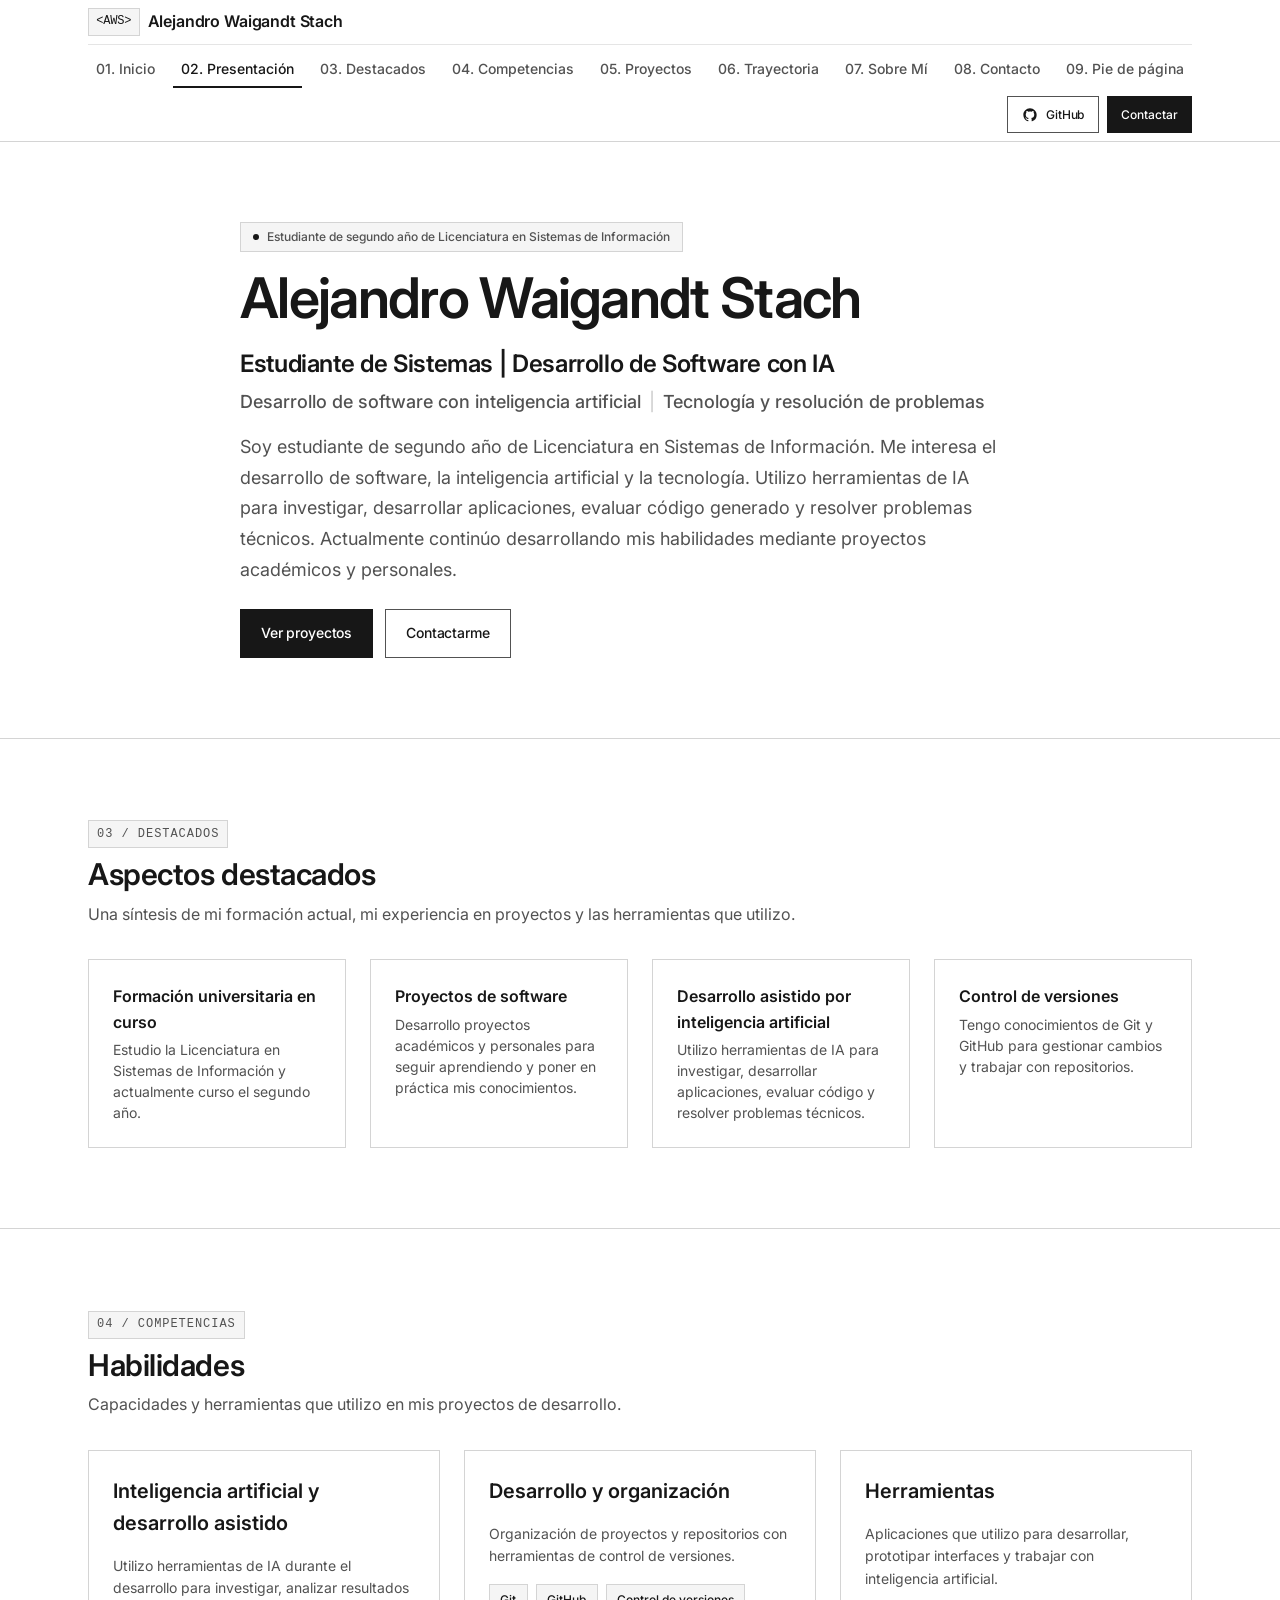
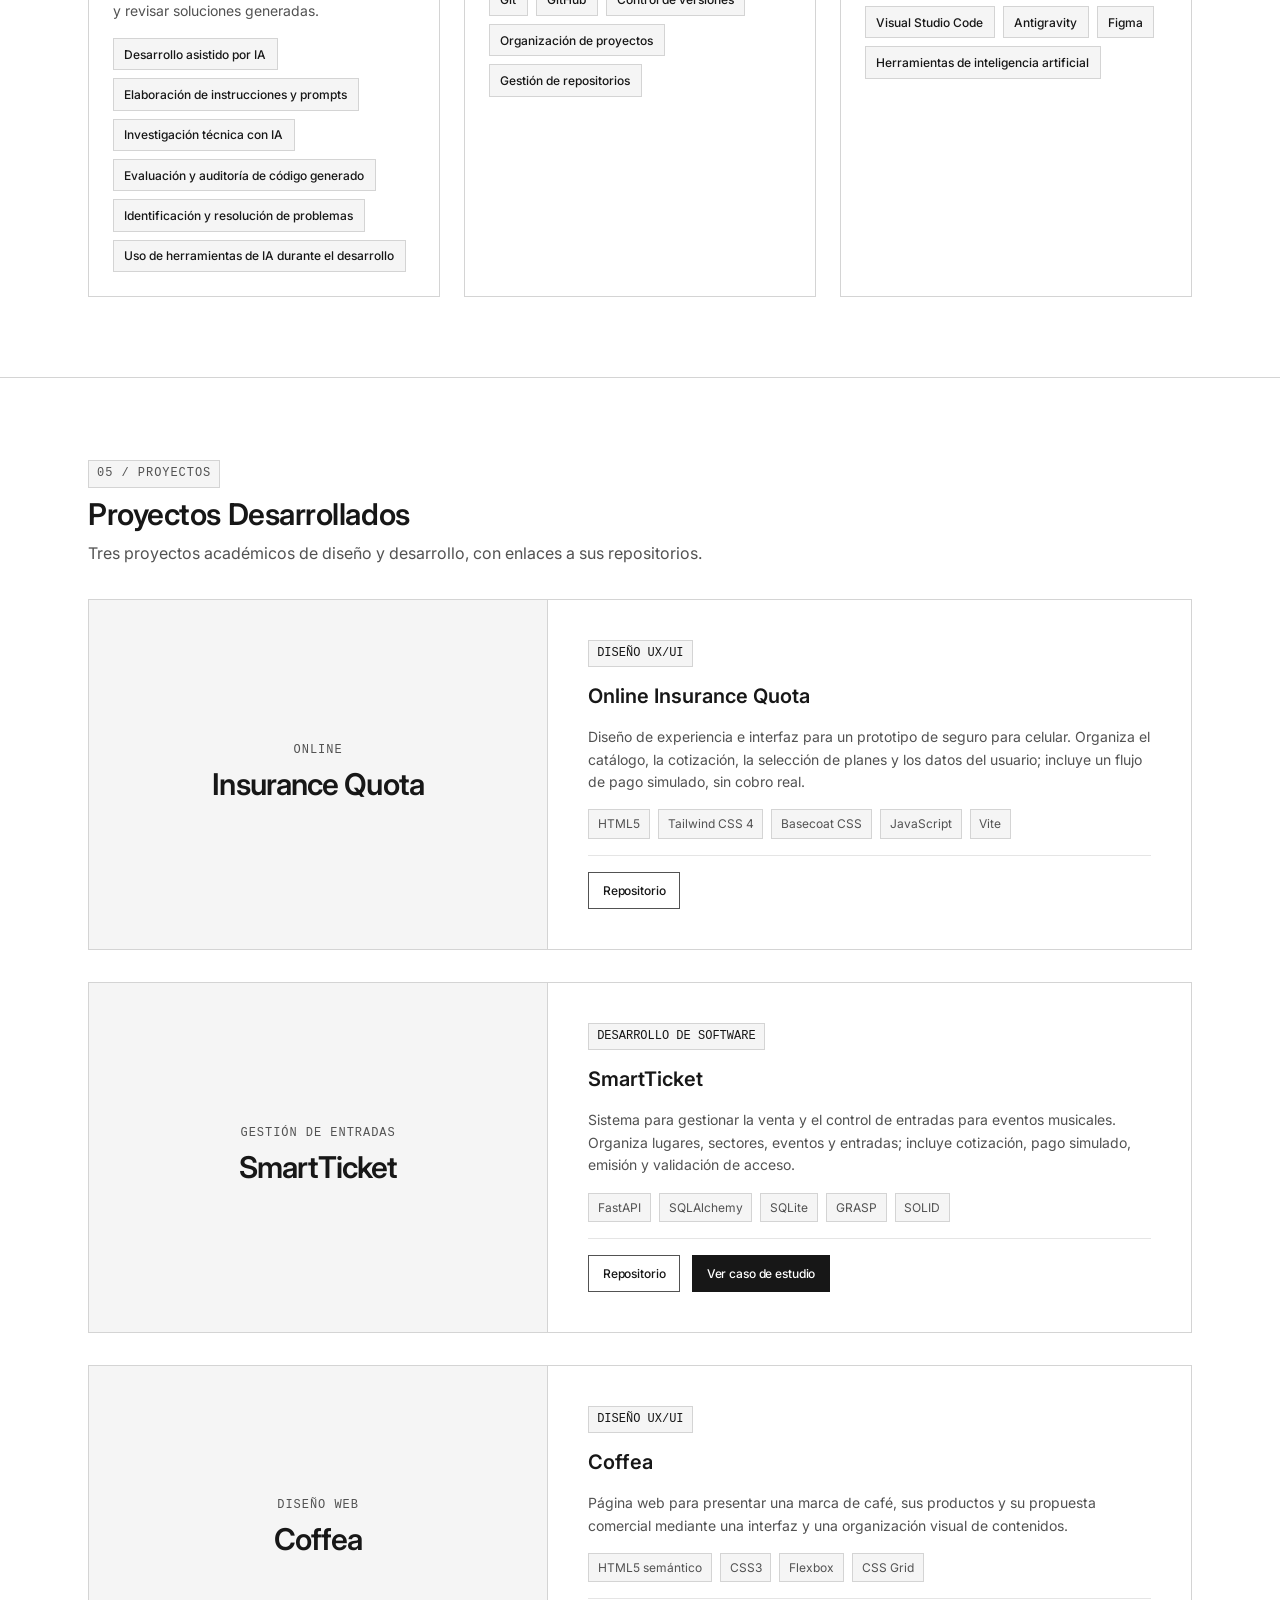
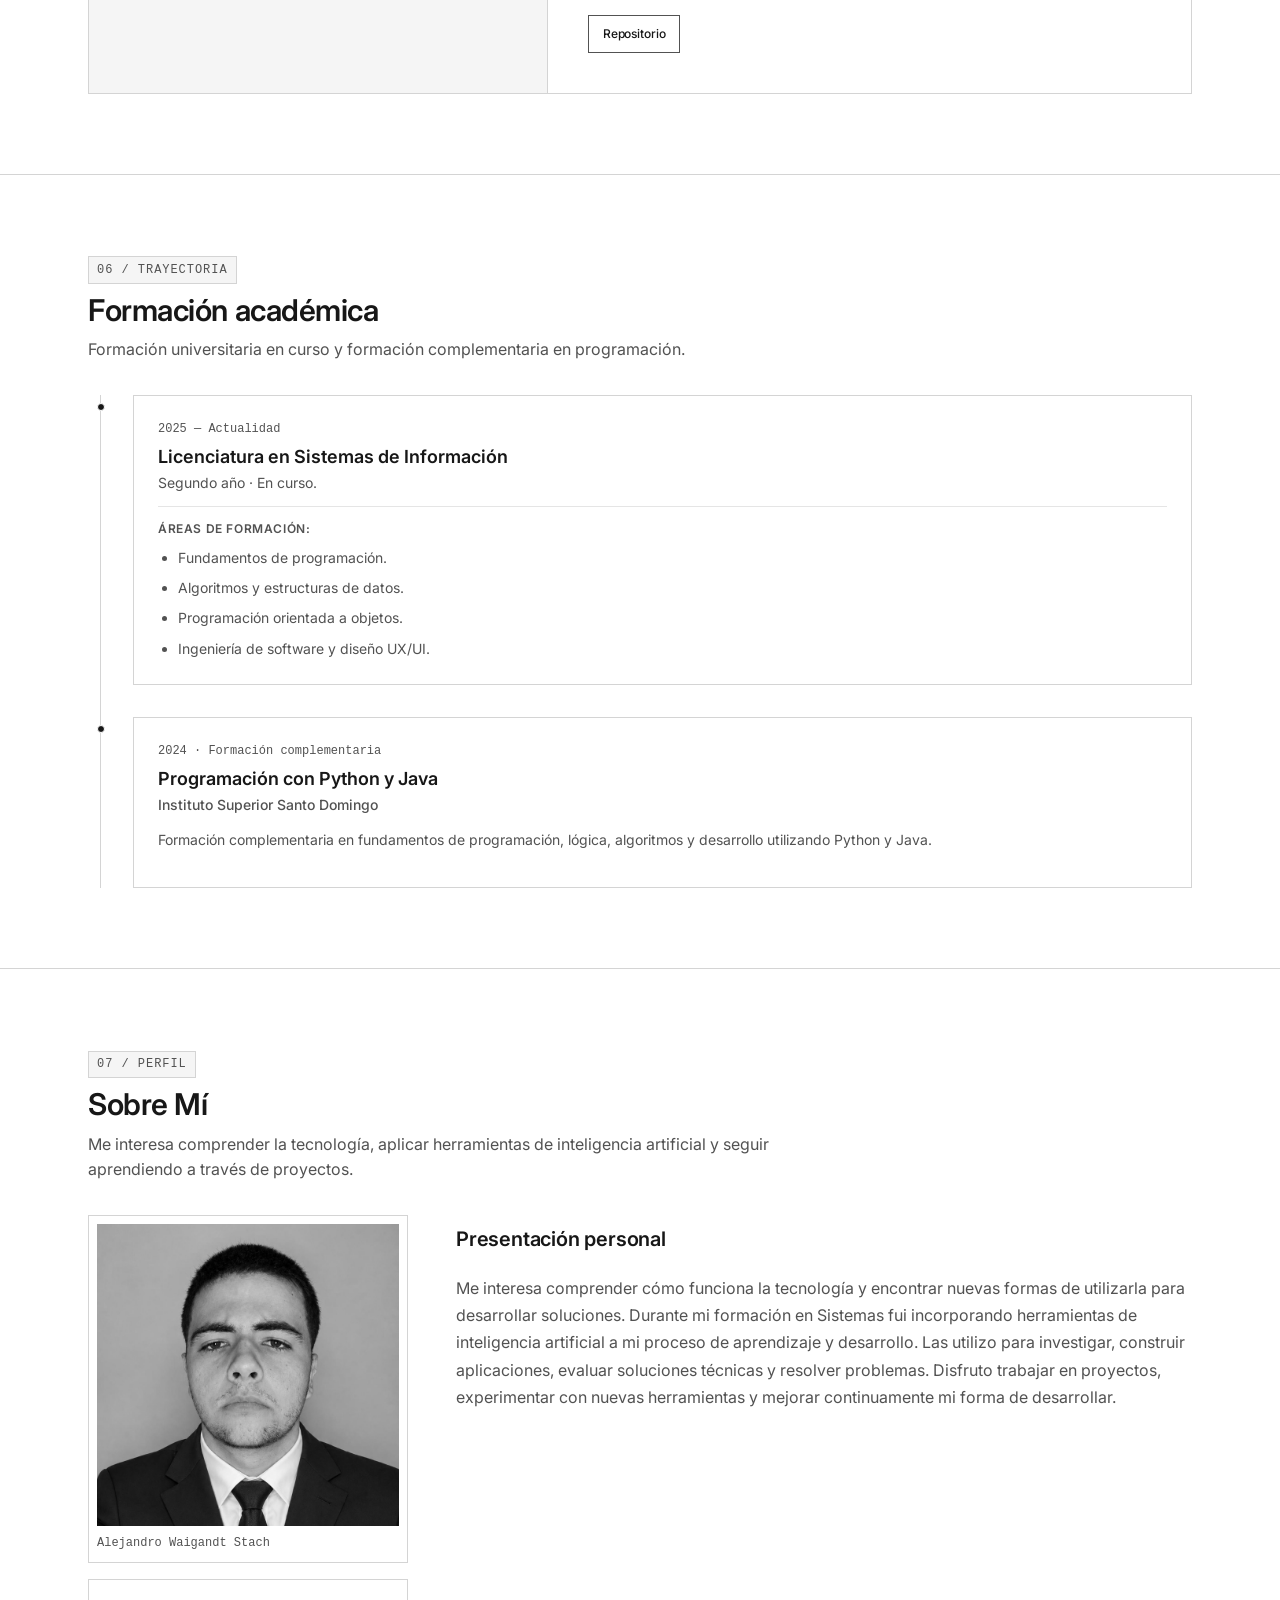
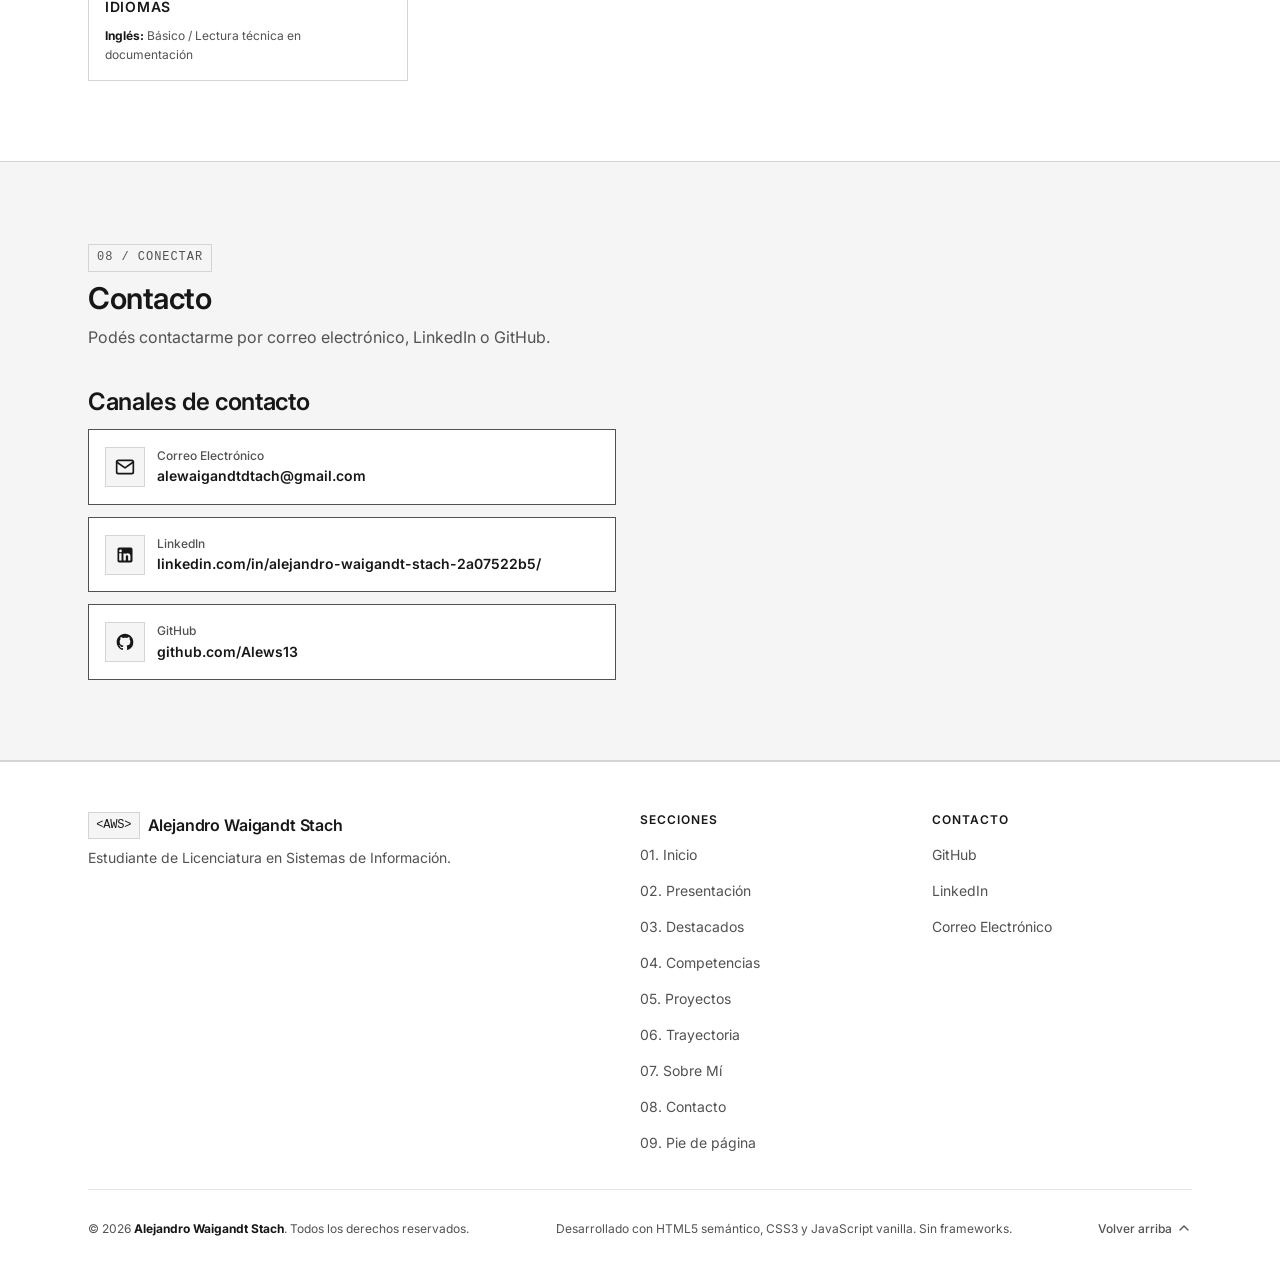
<file: index.html>
﻿<!DOCTYPE html>
<html lang="es">
<head>
  <meta charset="UTF-8">
  <meta name="viewport" content="width=device-width, initial-scale=1.0">
  
  <!-- Metadatos básicos y SEO -->
  <title>Alejandro Waigandt Stach | Estudiante de Sistemas</title>
  <meta name="description" content="Portafolio personal de Alejandro Waigandt Stach, estudiante de Sistemas interesado en el desarrollo de software, la inteligencia artificial y la tecnología.">
  <meta name="author" content="Alejandro Waigandt Stach">
  <meta name="theme-color" content="#FFFFFF">
  
  <!-- Favicon -->
  <link rel="icon" type="image/svg+xml" href="assets/icons/favicon.svg">
  
  <!-- Tipografía: Inter (Google Fonts) con fallback a Arial y sans-serif -->
  <link rel="preconnect" href="https://fonts.googleapis.com">
  <link rel="preconnect" href="https://fonts.gstatic.com" crossorigin>
  <link href="https://fonts.googleapis.com/css2?family=Inter:wght@400;500;600;700&display=swap" rel="stylesheet">
  
  <!-- Open Graph / Redes sociales -->
  <meta property="og:type" content="website">
  <meta property="og:title" content="Alejandro Waigandt Stach | Estudiante de Sistemas">
  <meta property="og:description" content="Estudiante de Sistemas interesado en el desarrollo de software y el desarrollo asistido por inteligencia artificial.">
  <meta property="og:image" content="assets/images/alejandro-waigandt.jpg">

  <!-- Hojas de estilo -->
  <link rel="stylesheet" href="css/styles.css">
</head>
<body>
  <!-- ========================================================
       ACCESIBILIDAD: Enlace de salto al contenido principal
       ======================================================== -->
  <a href="#main-content" class="skip-link">Saltar al contenido principal</a>

  <!-- ========================================================
       01. HEADER / NAVIGATION
       Sticky header con logo, navegación ancla, menú hamburguesa
       y accesos directos.
       ======================================================== -->
  <header class="site-header" id="header">
    <div class="container header-container">
      
      <!-- Logo o iniciales del propietario -->
      <a href="#hero" class="brand-logo" aria-label="Ir al inicio del portafolio de Alejandro Waigandt Stach">
        <span class="brand-monogram" aria-hidden="true">&lt;AWS&gt;</span>
        <span class="brand-name">Alejandro Waigandt Stach</span>
      </a>

      <!-- Botón de menú hamburguesa para dispositivos móviles -->
      <button 
        type="button" 
        class="nav-toggle" 
        id="nav-toggle" 
        aria-expanded="false" 
        aria-controls="primary-nav" 
        aria-label="Abrir menú de navegación">
        <span class="nav-toggle__bar" aria-hidden="true"></span>
        <span class="nav-toggle__bar" aria-hidden="true"></span>
        <span class="nav-toggle__bar" aria-hidden="true"></span>
      </button>

      <!-- Navegación principal con enlaces a las nueve secciones -->
      <nav class="primary-nav" id="primary-nav" aria-label="Navegación principal">
        <ul class="nav-list">
          <!-- Enlace 1: Encabezado / Inicio -->
          <li class="nav-item">
            <a href="#header" class="nav-link">01. Inicio</a>
          </li>
          <!-- Enlace 2: Hero -->
          <li class="nav-item">
            <a href="#hero" class="nav-link">02. Presentación</a>
          </li>
          <!-- Enlace 3: Destacados -->
          <li class="nav-item">
            <a href="#metrics" class="nav-link">03. Destacados</a>
          </li>
          <!-- Enlace 4: Competencias -->
          <li class="nav-item">
            <a href="#skills" class="nav-link">04. Competencias</a>
          </li>
          <!-- Enlace 5: Proyectos -->
          <li class="nav-item">
            <a href="#projects" class="nav-link">05. Proyectos</a>
          </li>
          <!-- Enlace 6: Experiencia / Educación -->
          <li class="nav-item">
            <a href="#experience" class="nav-link">06. Trayectoria</a>
          </li>
          <!-- Enlace 7: Sobre Mí -->
          <li class="nav-item">
            <a href="#about" class="nav-link">07. Sobre Mí</a>
          </li>
          <!-- Enlace 8: Contacto -->
          <li class="nav-item">
            <a href="#contact" class="nav-link">08. Contacto</a>
          </li>
          <!-- Enlace 9: Pie de página -->
          <li class="nav-item">
            <a href="#footer" class="nav-link">09. Pie de página</a>
          </li>
        </ul>

        <!-- Acciones externas de navegación -->
        <div class="nav-actions">
          <a 
            href="https://github.com/Alews13" 
            class="btn btn--outline-sm nav-github-link" 
            target="_blank" 
            rel="noopener noreferrer" 
            aria-label="Ver perfil de GitHub en pestaña nueva">
            <svg class="icon" width="16" height="16" viewBox="0 0 24 24" fill="currentColor" aria-hidden="true">
              <path d="M12 2C6.477 2 2 6.484 2 12.017c0 4.425 2.865 8.18 6.839 9.504.5.092.682-.217.682-.483 0-.237-.008-.868-.013-1.703-2.782.605-3.369-1.343-3.369-1.343-.454-1.158-1.11-1.466-1.11-1.466-.908-.62.069-.608.069-.608 1.003.07 1.53 1.032 1.53 1.032.892 1.53 2.341 1.088 2.91.832.092-.647.35-1.088.636-1.338-2.22-.253-4.555-1.113-4.555-4.951 0-1.093.39-1.988 1.029-2.688-.103-.253-.446-1.272.098-2.65 0 0 .84-.27 2.75 1.026A9.564 9.564 0 0112 6.844c.85.004 1.705.115 2.504.337 1.909-1.296 2.747-1.027 2.747-1.027.546 1.379.202 2.398.1 2.651.64.7 1.028 1.595 1.028 2.688 0 3.848-2.339 4.695-4.566 4.943.359.309.678.92.678 1.855 0 1.338-.012 2.419-.012 2.747 0 .268.18.58.688.482A10.019 10.019 0 0022 12.017C22 6.484 17.522 2 12 2z"/>
            </svg>
            <span>GitHub</span>
          </a>

          <!-- Botón de contacto directo -->
          <a href="#contact" class="btn btn--primary-sm">Contactar</a>
        </div>
      </nav>
    </div>
  </header>

  <!-- ========================================================
       CONTENIDO PRINCIPAL
       ======================================================== -->
  <main id="main-content">

    <!-- ======================================================
         02. HERO
         Presentación personal y perfil profesional
         ====================================================== -->
    <section class="section section--hero" id="hero" aria-labelledby="hero-heading">
      <div class="container hero-container">
        
        <!-- Indicador de formación -->
        <div class="status-badge" role="status">
          <span class="status-badge__dot" aria-hidden="true"></span>
          <span class="status-badge__text">Estudiante de segundo año de Licenciatura en Sistemas de Información</span>
        </div>

        <!-- Único H1 del documento: Nombre profesional -->
        <h1 class="hero-title" id="hero-heading">
          <span class="hero-title__name">Alejandro Waigandt Stach</span>
        </h1>

        <!-- Título principal y subtítulo -->
        <div class="hero-role-block">
          <p class="hero-role">
            <span class="hero-role__main">Estudiante de Sistemas | Desarrollo de Software con IA</span>
          </p>
          <p class="hero-subtitle">
            <span class="hero-subtitle__item">Desarrollo de software con inteligencia artificial</span>
            <span class="hero-role__divider" aria-hidden="true">|</span>
            <span class="hero-subtitle__item">Tecnología y resolución de problemas</span>
          </p>
        </div>

        <!-- Presentación personal -->
        <p class="hero-bio">
          Soy estudiante de segundo año de Licenciatura en Sistemas de Información. Me interesa el desarrollo de software, la inteligencia artificial y la tecnología. Utilizo herramientas de IA para investigar, desarrollar aplicaciones, evaluar código generado y resolver problemas técnicos. Actualmente continúo desarrollando mis habilidades mediante proyectos académicos y personales.
        </p>

        <!-- Botones de llamada a la acción -->
        <div class="hero-actions">
          <a href="#projects" class="btn btn--primary">Ver proyectos</a>
          <a href="#contact" class="btn btn--secondary">Contactarme</a>
        </div>
      </div>
    </section>

    <!-- ======================================================
         03. DESTACADOS
         Formación, proyectos, desarrollo asistido y control de versiones
         ====================================================== -->
    <section class="section section--metrics" id="metrics" aria-labelledby="metrics-heading">
      <div class="container">
        
        <div class="section-header">
          <span class="section-tag" aria-hidden="true">03 / Destacados</span>
          <h2 class="section-title" id="metrics-heading">Aspectos destacados</h2>
          <p class="section-description">
            Una síntesis de mi formación actual, mi experiencia en proyectos y las herramientas que utilizo.
          </p>
        </div>

        <!-- Cuadrícula de aspectos destacados -->
        <div class="metrics-grid">
          
          <!-- Formación universitaria -->
          <article class="metric-card">
            <h3 class="metric-card__title">Formación universitaria en curso</h3>
            <p class="metric-card__detail">Estudio la Licenciatura en Sistemas de Información y actualmente curso el segundo año.</p>
          </article>

          <!-- Proyectos de software -->
          <article class="metric-card">
            <h3 class="metric-card__title">Proyectos de software</h3>
            <p class="metric-card__detail">Desarrollo proyectos académicos y personales para seguir aprendiendo y poner en práctica mis conocimientos.</p>
          </article>

          <!-- Desarrollo asistido por IA -->
          <article class="metric-card">
            <h3 class="metric-card__title">Desarrollo asistido por inteligencia artificial</h3>
            <p class="metric-card__detail">Utilizo herramientas de IA para investigar, desarrollar aplicaciones, evaluar código y resolver problemas técnicos.</p>
          </article>

          <!-- Control de versiones -->
          <article class="metric-card">
            <h3 class="metric-card__title">Control de versiones</h3>
            <p class="metric-card__detail">Tengo conocimientos de Git y GitHub para gestionar cambios y trabajar con repositorios.</p>
          </article>
        </div>
      </div>
    </section>

    <!-- ======================================================
         04. COMPETENCIAS
         Inteligencia artificial, organización del desarrollo y herramientas
         ====================================================== -->
    <section class="section section--skills" id="skills" aria-labelledby="skills-heading">
      <div class="container">
        
        <div class="section-header">
          <span class="section-tag" aria-hidden="true">04 / Competencias</span>
          <h2 class="section-title" id="skills-heading">Habilidades</h2>
          <p class="section-description">
            Capacidades y herramientas que utilizo en mis proyectos de desarrollo.
          </p>
        </div>

        <div class="skills-grid">
          
          <!-- Categoría 1: Inteligencia artificial y desarrollo asistido -->
          <article class="skill-category">
            <div class="skill-category__header">
              <h3 class="skill-category__title">Inteligencia artificial y desarrollo asistido</h3>
            </div>
            <p class="skill-category__desc">
              Utilizo herramientas de IA durante el desarrollo para investigar, analizar resultados y revisar soluciones generadas.
            </p>
            <ul class="skills-list" aria-label="Competencias de desarrollo asistido por inteligencia artificial">
              <li class="skill-tag">Desarrollo asistido por IA</li>
              <li class="skill-tag">Elaboración de instrucciones y prompts</li>
              <li class="skill-tag">Investigación técnica con IA</li>
              <li class="skill-tag">Evaluación y auditoría de código generado</li>
              <li class="skill-tag">Identificación y resolución de problemas</li>
              <li class="skill-tag">Uso de herramientas de IA durante el desarrollo</li>
            </ul>
          </article>

          <!-- Categoría 2: Desarrollo y organización -->
          <article class="skill-category">
            <div class="skill-category__header">
              <h3 class="skill-category__title">Desarrollo y organización</h3>
            </div>
            <p class="skill-category__desc">
              Organización de proyectos y repositorios con herramientas de control de versiones.
            </p>
            <ul class="skills-list" aria-label="Habilidades de desarrollo y organización">
              <li class="skill-tag">Git</li>
              <li class="skill-tag">GitHub</li>
              <li class="skill-tag">Control de versiones</li>
              <li class="skill-tag">Organización de proyectos</li>
              <li class="skill-tag">Gestión de repositorios</li>
            </ul>
          </article>

          <!-- Categoría 3: Herramientas -->
          <article class="skill-category">
            <div class="skill-category__header">
              <h3 class="skill-category__title">Herramientas</h3>
            </div>
            <p class="skill-category__desc">
              Aplicaciones que utilizo para desarrollar, prototipar interfaces y trabajar con inteligencia artificial.
            </p>
            <ul class="skills-list" aria-label="Herramientas de desarrollo, diseño e inteligencia artificial">
              <li class="skill-tag">Visual Studio Code</li>
              <li class="skill-tag">Antigravity</li>
              <li class="skill-tag">Figma</li>
              <li class="skill-tag">Herramientas de inteligencia artificial</li>
            </ul>
          </article>
        </div>
      </div>
    </section>

    <!-- ======================================================
         05. PROYECTOS
         Mínimo 3 tarjetas de proyectos académicos/personales
         con enlace al caso de estudio interno
         ====================================================== -->
    <section class="section section--projects" id="projects" aria-labelledby="projects-heading">
      <div class="container">
        
        <div class="section-header">
          <span class="section-tag" aria-hidden="true">05 / Proyectos</span>
          <h2 class="section-title" id="projects-heading">Proyectos Desarrollados</h2>
          <p class="section-description">
            Tres proyectos académicos de diseño y desarrollo, con enlaces a sus repositorios.
          </p>
        </div>

        <div class="projects-grid">
          
          <!-- Proyecto 1: Online Insurance Quota -->
          <article class="project-card">
            <figure class="project-card__media">
              <div class="project-card__wordmark" aria-hidden="true">
                <span>Online</span>
                <strong>Insurance Quota</strong>
              </div>
            </figure>
            <div class="project-card__body">
              <div class="project-card__meta">
                <span class="project-badge">Diseño UX/UI</span>
              </div>
              <h3 class="project-card__title">Online Insurance Quota</h3>
              <p class="project-card__desc">
                Diseño de experiencia e interfaz para un prototipo de seguro para celular. Organiza el catálogo, la cotización, la selección de planes y los datos del usuario; incluye un flujo de pago simulado, sin cobro real.
              </p>
              <div class="project-card__tech">
                <span class="tech-pill">HTML5</span>
                <span class="tech-pill">Tailwind CSS 4</span>
                <span class="tech-pill">Basecoat CSS</span>
                <span class="tech-pill">JavaScript</span>
                <span class="tech-pill">Vite</span>
              </div>
              <div class="project-card__links">
                <a 
                  href="https://github.com/Alews13/TP5-UXUI-OnlineInsuranceQuota"
                  class="btn btn--outline-sm" 
                  target="_blank" 
                  rel="noopener noreferrer" 
                  aria-label="Visitar el repositorio Online Insurance Quota en GitHub (se abre en una pestaña nueva)">
                  Repositorio
                </a>
              </div>
            </div>
          </article>

          <!-- Proyecto 2: SmartTicket -->
          <article class="project-card">
            <figure class="project-card__media">
              <div class="project-card__wordmark" aria-hidden="true">
                <span>Gestión de entradas</span>
                <strong>SmartTicket</strong>
              </div>
            </figure>
            <div class="project-card__body">
              <div class="project-card__meta">
                <span class="project-badge">Desarrollo de software</span>
              </div>
              <h3 class="project-card__title">SmartTicket</h3>
              <p class="project-card__desc">
                Sistema para gestionar la venta y el control de entradas para eventos musicales. Organiza lugares, sectores, eventos y entradas; incluye cotización, pago simulado, emisión y validación de acceso.
              </p>
              <div class="project-card__tech">
                <span class="tech-pill">FastAPI</span>
                <span class="tech-pill">SQLAlchemy</span>
                <span class="tech-pill">SQLite</span>
                <span class="tech-pill">GRASP</span>
                <span class="tech-pill">SOLID</span>
              </div>
              <div class="project-card__links">
                <a 
                  href="https://github.com/Alews13/TP9-POO-Grasp-Solid"
                  class="btn btn--outline-sm" 
                  target="_blank" 
                  rel="noopener noreferrer" 
                  aria-label="Visitar el repositorio SmartTicket en GitHub (se abre en una pestaña nueva)">
                  Repositorio
                </a>
                <a href="projects/project-case-study.html" class="btn btn--primary-sm">Ver caso de estudio</a>
              </div>
            </div>
          </article>

          <!-- Proyecto 3: Coffea -->
          <article class="project-card">
            <figure class="project-card__media">
              <div class="project-card__wordmark" aria-hidden="true">
                <span>Diseño web</span>
                <strong>Coffea</strong>
              </div>
            </figure>
            <div class="project-card__body">
              <div class="project-card__meta">
                <span class="project-badge">Diseño UX/UI</span>
              </div>
              <h3 class="project-card__title">Coffea</h3>
              <p class="project-card__desc">
                Página web para presentar una marca de café, sus productos y su propuesta comercial mediante una interfaz y una organización visual de contenidos.
              </p>
              <div class="project-card__tech">
                <span class="tech-pill">HTML5 semántico</span>
                <span class="tech-pill">CSS3</span>
                <span class="tech-pill">Flexbox</span>
                <span class="tech-pill">CSS Grid</span>
              </div>
              <div class="project-card__links">
                <a 
                  href="https://github.com/Alews13/TP3UXUI/tree/master/TP4_Coffea_Landing"
                  class="btn btn--outline-sm" 
                  target="_blank" 
                  rel="noopener noreferrer" 
                  aria-label="Visitar el repositorio Coffea en GitHub (se abre en una pestaña nueva)">
                  Repositorio
                </a>
              </div>
            </div>
          </article>
        </div>
      </div>
    </section>

    <!-- ======================================================
         06. FORMACIÓN ACADÉMICA
         Formación universitaria y complementaria.
         ====================================================== -->
    <section class="section section--experience" id="experience" aria-labelledby="experience-heading">
      <div class="container">
        
        <div class="section-header">
          <span class="section-tag" aria-hidden="true">06 / Trayectoria</span>
          <h2 class="section-title" id="experience-heading">Formación académica</h2>
          <p class="section-description">
            Formación universitaria en curso y formación complementaria en programación.
          </p>
        </div>

        <div class="timeline">
          
          <!-- Hito 1: Formación Universitaria -->
          <article class="timeline-item">
            <div class="timeline-item__marker" aria-hidden="true"></div>
            <div class="timeline-item__content">
              <div class="timeline-item__period">2025 — Actualidad</div>
              <h3 class="timeline-item__role">Licenciatura en Sistemas de Información</h3>
              <p class="timeline-item__desc">
                Segundo año · En curso.
              </p>
              <div class="timeline-item__learnings">
                <h4 class="timeline-item__subheading">Áreas de formación:</h4>
                <ul class="bullet-list">
                  <li>Fundamentos de programación.</li>
                  <li>Algoritmos y estructuras de datos.</li>
                  <li>Programación orientada a objetos.</li>
                  <li>Ingeniería de software y diseño UX/UI.</li>
                </ul>
              </div>
            </div>
          </article>

          <!-- Formación complementaria en programación -->
          <article class="timeline-item">
            <div class="timeline-item__marker" aria-hidden="true"></div>
            <div class="timeline-item__content">
              <div class="timeline-item__period">2024 · Formación complementaria</div>
              <h3 class="timeline-item__role">Programación con Python y Java</h3>
              <p class="timeline-item__institution">Instituto Superior Santo Domingo</p>
              <p class="timeline-item__desc">
                Formación complementaria en fundamentos de programación, lógica, algoritmos y desarrollo utilizando Python y Java.
              </p>
            </div>
          </article>
        </div>
      </div>
    </section>

    <!-- ======================================================
         07. SOBRE MÍ
         Presentación personal e intereses.
         ====================================================== -->
    <section class="section section--about" id="about" aria-labelledby="about-heading">
      <div class="container">
        
        <div class="section-header">
          <span class="section-tag" aria-hidden="true">07 / Perfil</span>
          <h2 class="section-title" id="about-heading">Sobre Mí</h2>
          <p class="section-description">
            Me interesa comprender la tecnología, aplicar herramientas de inteligencia artificial y seguir aprendiendo a través de proyectos.
          </p>
        </div>

        <div class="about-grid">
          
          <!-- Fotografía personal -->
          <div class="about-photo-wrapper">
            <figure class="profile-figure">
              <img 
                src="assets/images/alejandro-waigandt.jpg" 
                alt="Retrato de Alejandro Waigandt Stach, estudiante de Sistemas"
                class="profile-img" 
                width="400" 
                height="400" 
                loading="lazy">
              <figcaption class="field-note text-center">
                Alejandro Waigandt Stach
              </figcaption>
            </figure>

            <!-- Resumen de idiomas -->
            <div class="about-languages">
              <h3 class="about-languages__title">Idiomas</h3>
              <ul class="languages-list">
                <li><strong>Inglés:</strong> Básico / Lectura técnica en documentación</li>
              </ul>
            </div>
          </div>

          <!-- Información personal y principios -->
          <div class="about-content">
            
            <h3 class="about-subheading">Presentación personal</h3>
            <p>
              Me interesa comprender cómo funciona la tecnología y encontrar nuevas formas de utilizarla para desarrollar soluciones. Durante mi formación en Sistemas fui incorporando herramientas de inteligencia artificial a mi proceso de aprendizaje y desarrollo. Las utilizo para investigar, construir aplicaciones, evaluar soluciones técnicas y resolver problemas. Disfruto trabajar en proyectos, experimentar con nuevas herramientas y mejorar continuamente mi forma de desarrollar.
            </p>
          </div>
        </div>
      </div>
    </section>

    <!-- ======================================================
         08. CONTACTO
         Canales de contacto confirmados.
         ====================================================== -->
    <section class="section section--contact" id="contact" aria-labelledby="contact-heading">
      <div class="container">
        
        <div class="section-header">
          <span class="section-tag" aria-hidden="true">08 / Conectar</span>
          <h2 class="section-title" id="contact-heading">Contacto</h2>
          <p class="section-description">
            Podés contactarme por correo electrónico, LinkedIn o GitHub.
          </p>
        </div>

        <div class="contact-grid">
          
          <!-- Canales directos de contacto -->
          <div class="contact-info">
            <h3 class="contact-subtitle">Canales de contacto</h3>

            <ul class="contact-channels" aria-label="Lista de medios de contacto">
              
              <!-- Correo electrónico -->
              <li class="contact-channel-item">
                <a 
                  href="mailto:alewaigandtdtach@gmail.com" 
                  class="contact-link" 
                  aria-label="Enviar correo electrónico a alewaigandtdtach@gmail.com">
                  <div class="contact-link__icon" aria-hidden="true">
                    <svg width="20" height="20" viewBox="0 0 24 24" fill="none" stroke="currentColor" stroke-width="2" stroke-linecap="round" stroke-linejoin="round">
                      <path d="M4 4h16c1.1 0 2 .9 2 2v12c0 1.1-.9 2-2 2H4c-1.1 0-2-.9-2-2V6c0-1.1.9-2 2-2z"></path>
                      <polyline points="22,6 12,13 2,6"></polyline>
                    </svg>
                  </div>
                  <div class="contact-link__content">
                    <span class="contact-link__label">Correo Electrónico</span>
                    <span class="contact-link__value">alewaigandtdtach@gmail.com</span>
                  </div>
                </a>
              </li>

              <!-- LinkedIn -->
              <li class="contact-channel-item">
                <a 
                  href="https://www.linkedin.com/in/alejandro-waigandt-stach-2a07522b5/"
                  class="contact-link" 
                  target="_blank" 
                  rel="noopener noreferrer" 
                  aria-label="Visitar perfil de LinkedIn (se abre en pestaña nueva)">
                  <div class="contact-link__icon" aria-hidden="true">
                    <svg width="20" height="20" viewBox="0 0 24 24" fill="currentColor">
                      <path d="M19 3a2 2 0 0 1 2 2v14a2 2 0 0 1-2 2H5a2 2 0 0 1-2-2V5a2 2 0 0 1 2-2h14m-.5 15.5v-5.3a3.26 3.26 0 0 0-3.26-3.26c-.85 0-1.84.52-2.28 1.3v-1.11h-2.79v8.37h2.79v-4.93c0-.77.62-1.4 1.39-1.4a1.4 1.4 0 0 1 1.4 1.4v4.93h2.75M6.46 8.76a1.64 1.64 0 1 0-.01-3.27 1.64 1.64 0 0 0 .01 3.27m1.4 9.74V9.92H5.06v8.58h2.8z"/>
                    </svg>
                  </div>
                  <div class="contact-link__content">
                    <span class="contact-link__label">LinkedIn</span>
                    <span class="contact-link__value">linkedin.com/in/alejandro-waigandt-stach-2a07522b5/</span>
                  </div>
                </a>
              </li>

              <!-- GitHub -->
              <li class="contact-channel-item">
                <a 
                  href="https://github.com/Alews13" 
                  class="contact-link" 
                  target="_blank" 
                  rel="noopener noreferrer" 
                  aria-label="Visitar repositorio y perfil de GitHub (se abre en pestaña nueva)">
                  <div class="contact-link__icon" aria-hidden="true">
                    <svg width="20" height="20" viewBox="0 0 24 24" fill="currentColor">
                      <path d="M12 2C6.477 2 2 6.484 2 12.017c0 4.425 2.865 8.18 6.839 9.504.5.092.682-.217.682-.483 0-.237-.008-.868-.013-1.703-2.782.605-3.369-1.343-3.369-1.343-.454-1.158-1.11-1.466-1.11-1.466-.908-.62.069-.608.069-.608 1.003.07 1.53 1.032 1.53 1.032.892 1.53 2.341 1.088 2.91.832.092-.647.35-1.088.636-1.338-2.22-.253-4.555-1.113-4.555-4.951 0-1.093.39-1.988 1.029-2.688-.103-.253-.446-1.272.098-2.65 0 0 .84-.27 2.75 1.026A9.564 9.564 0 0112 6.844c.85.004 1.705.115 2.504.337 1.909-1.296 2.747-1.027 2.747-1.027.546 1.379.202 2.398.1 2.651.64.7 1.028 1.595 1.028 2.688 0 3.848-2.339 4.695-4.566 4.943.359.309.678.92.678 1.855 0 1.338-.012 2.419-.012 2.747 0 .268.18.58.688.482A10.019 10.019 0 0022 12.017C22 6.484 17.522 2 12 2z"/>
                    </svg>
                  </div>
                  <div class="contact-link__content">
                    <span class="contact-link__label">GitHub</span>
                    <span class="contact-link__value">github.com/Alews13</span>
                  </div>
                </a>
              </li>

            </ul>
          </div>

        </div>
      </div>
    </section>
  </main>

  <!-- ========================================================
       09. FOOTER
       Copyright, nombre del propietario, navegación repetida,
       enlaces confirmados y créditos técnicos.
       ======================================================== -->
  <footer class="site-footer" id="footer" aria-labelledby="footer-heading">
    <div class="container footer-container">
      
      <h2 id="footer-heading" class="sr-only">Pie de página y créditos</h2>

      <div class="footer-top">
        <!-- Identidad y propietario -->
        <div class="footer-brand">
          <a href="#hero" class="brand-logo" aria-label="Ir al inicio del portafolio de Alejandro Waigandt Stach">
            <span class="brand-monogram" aria-hidden="true">&lt;AWS&gt;</span>
            <span class="brand-name">Alejandro Waigandt Stach</span>
          </a>
          <p class="footer-tagline">
            Estudiante de Licenciatura en Sistemas de Información.
          </p>
        </div>

        <!-- Navegación repetida de las nueve secciones -->
        <nav class="footer-nav" aria-label="Navegación del pie de página">
          <h3 class="footer-heading">Secciones</h3>
          <ul class="footer-nav-list">
            <li><a href="#header">01. Inicio</a></li>
            <li><a href="#hero">02. Presentación</a></li>
            <li><a href="#metrics">03. Destacados</a></li>
            <li><a href="#skills">04. Competencias</a></li>
            <li><a href="#projects">05. Proyectos</a></li>
            <li><a href="#experience">06. Trayectoria</a></li>
            <li><a href="#about">07. Sobre Mí</a></li>
            <li><a href="#contact">08. Contacto</a></li>
            <li><a href="#footer">09. Pie de página</a></li>
          </ul>
        </nav>

        <!-- Enlaces de contacto confirmados -->
        <div class="footer-social">
          <h3 class="footer-heading">Contacto</h3>
          <ul class="footer-social-list">
            <li>
              <a href="https://github.com/Alews13" target="_blank" rel="noopener noreferrer">
                GitHub
              </a>
            </li>
            <li>
              <a href="https://www.linkedin.com/in/alejandro-waigandt-stach-2a07522b5/" target="_blank" rel="noopener noreferrer">
                LinkedIn
              </a>
            </li>
            <li>
              <a href="mailto:alewaigandtdtach@gmail.com">
                Correo Electrónico
              </a>
            </li>
          </ul>
        </div>
      </div>

      <!-- Barra inferior con copyright y créditos técnicos -->
      <div class="footer-bottom">
        <p class="copyright">
          &copy; <span id="current-year">2026</span> <strong>Alejandro Waigandt Stach</strong>. Todos los derechos reservados.
        </p>
        <p class="tech-credits">
          Desarrollado con HTML5 semántico, CSS3 y JavaScript vanilla. Sin frameworks.
        </p>
        <a href="#header" class="back-to-top" aria-label="Volver arriba de la página">
          <span>Volver arriba</span>
          <svg width="16" height="16" viewBox="0 0 24 24" fill="none" stroke="currentColor" stroke-width="2" stroke-linecap="round" stroke-linejoin="round" aria-hidden="true">
            <polyline points="18 15 12 9 6 15"></polyline>
          </svg>
        </a>
      </div>
    </div>
  </footer>

  <!-- Scripts -->
  <script src="js/main.js"></script>
</body>
</html>
</file>
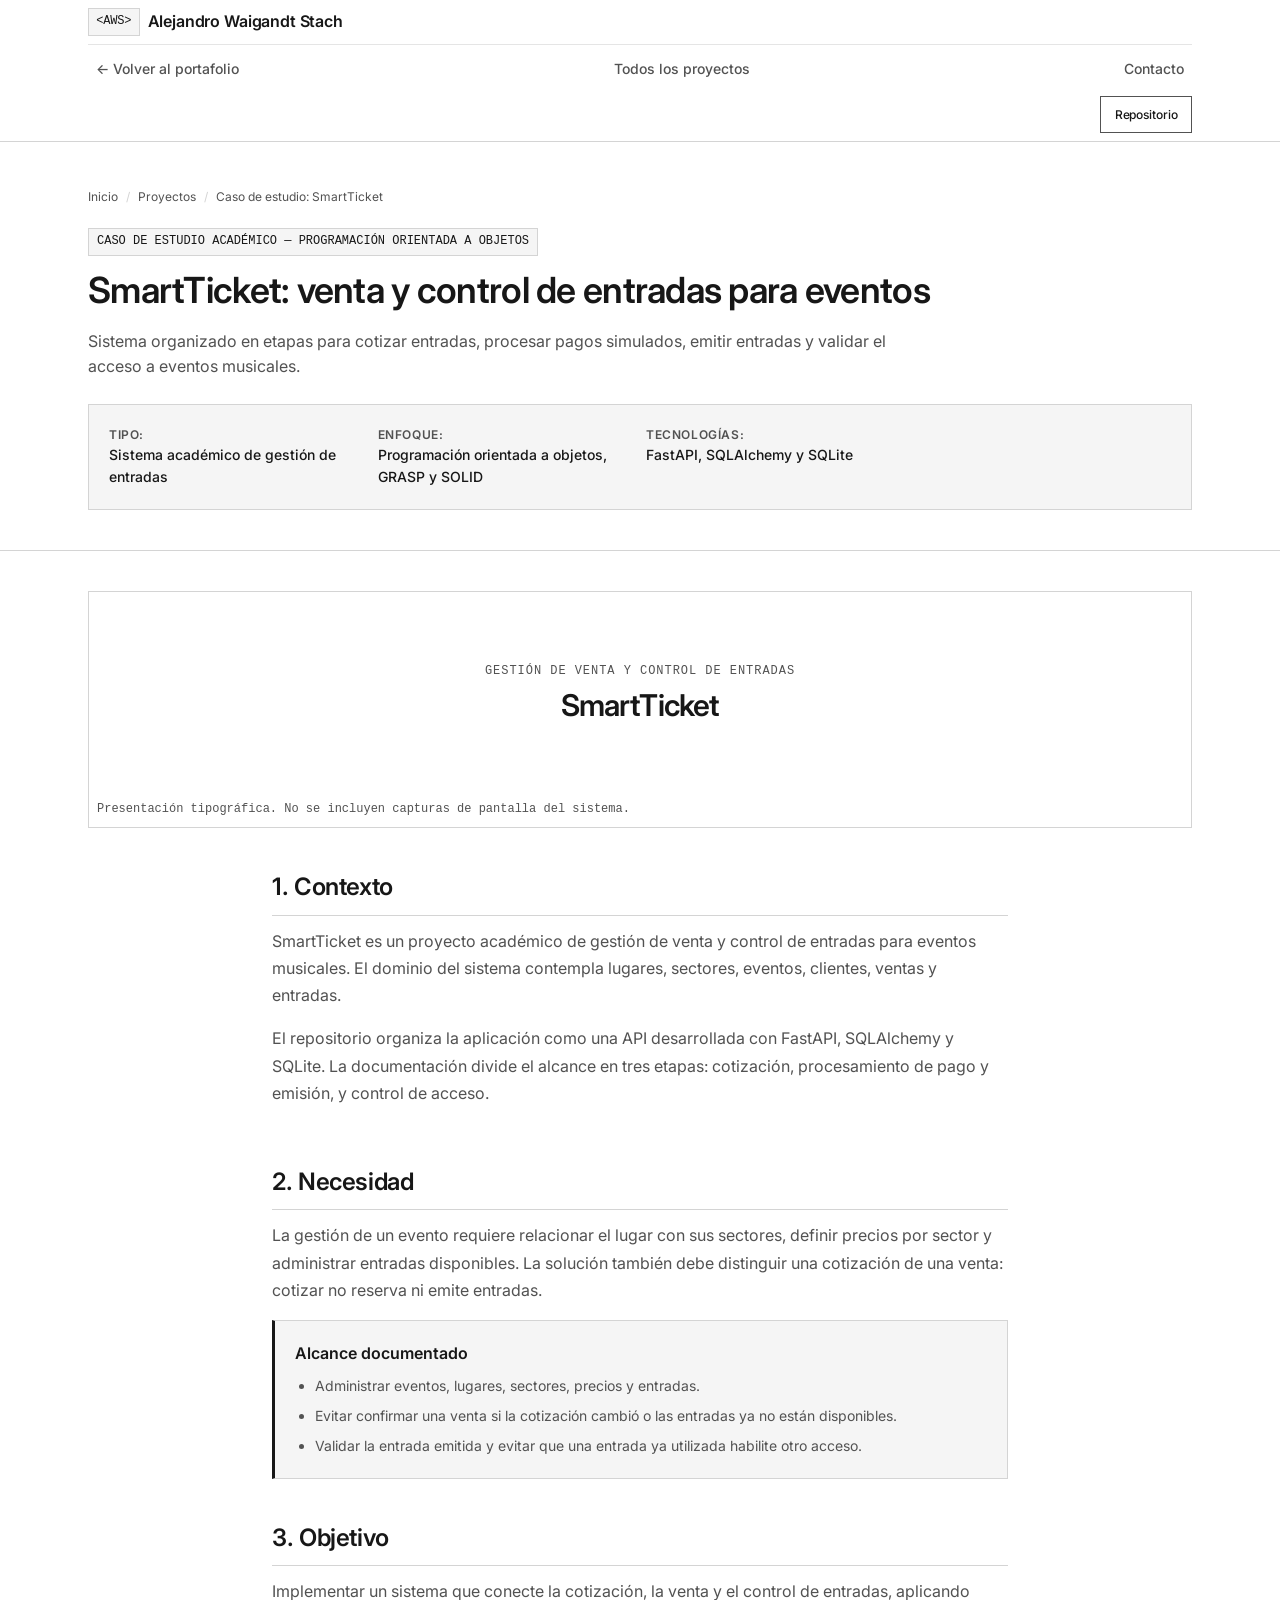
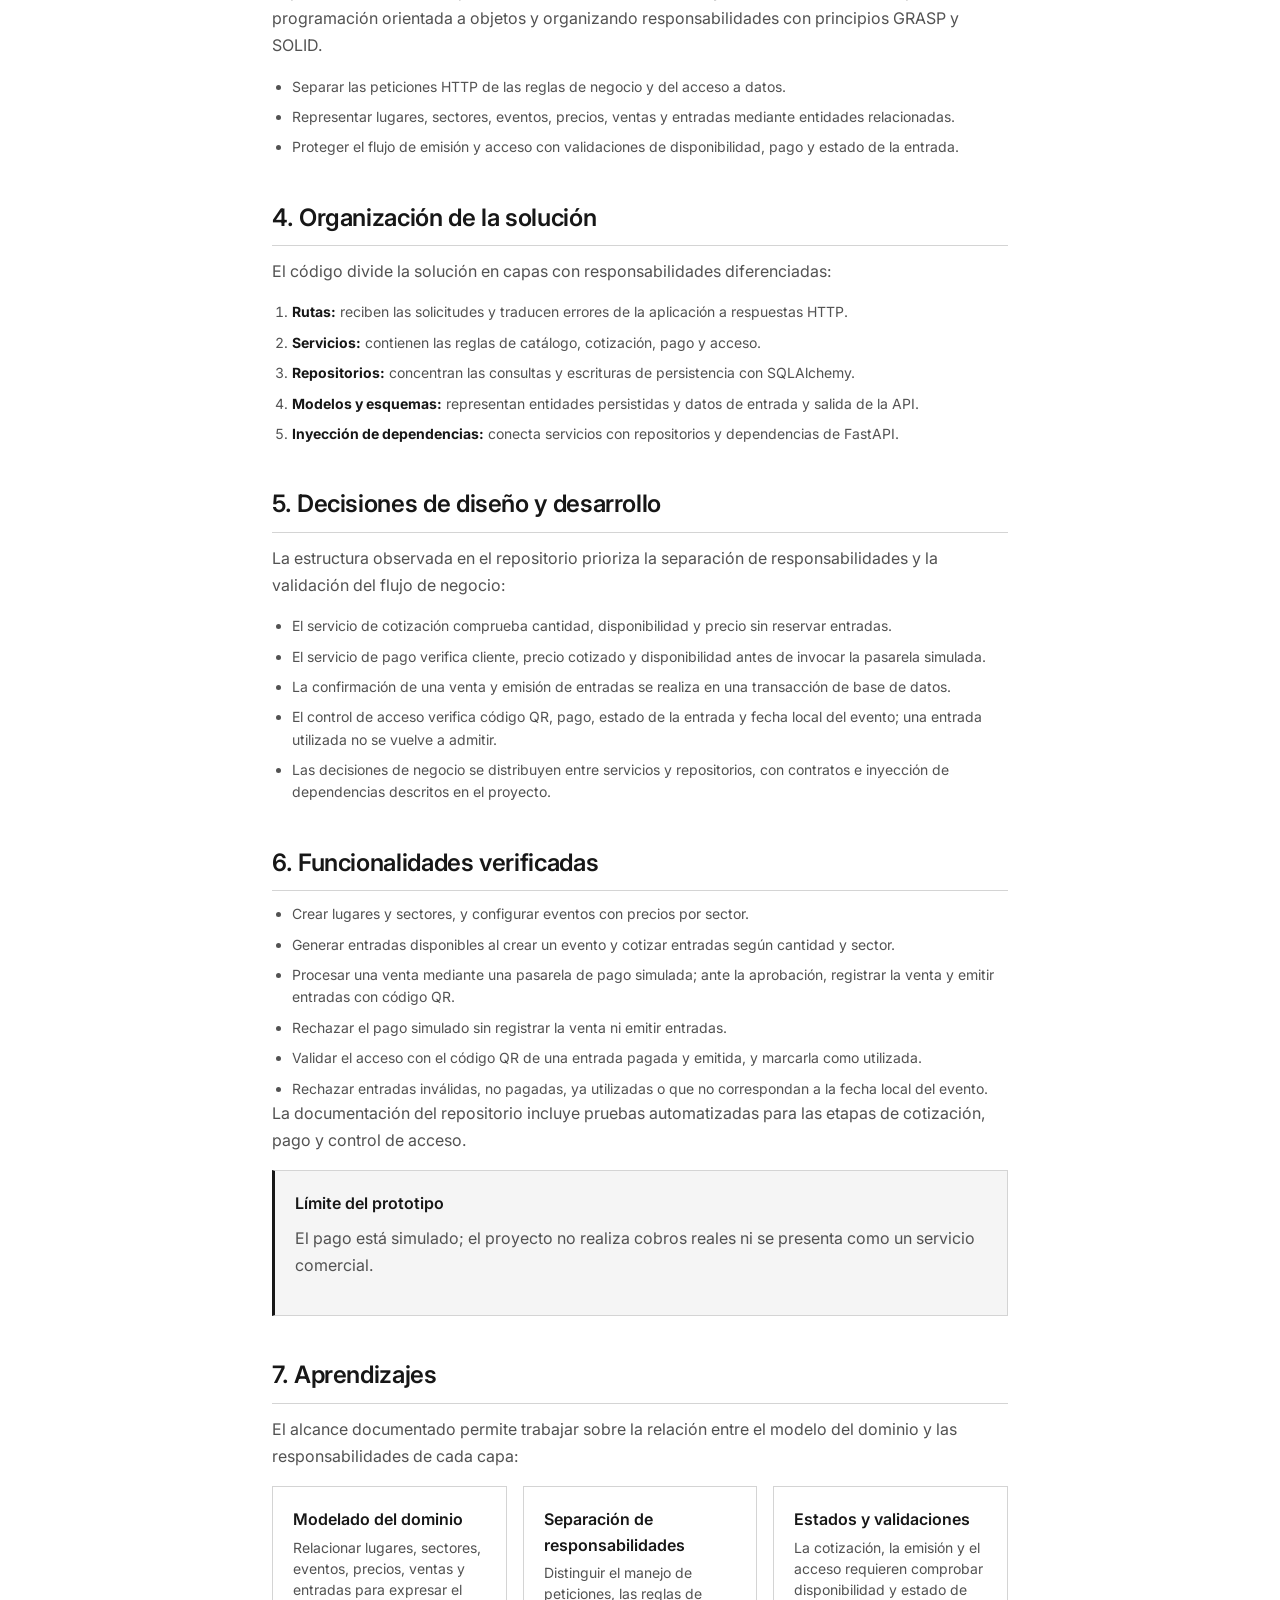
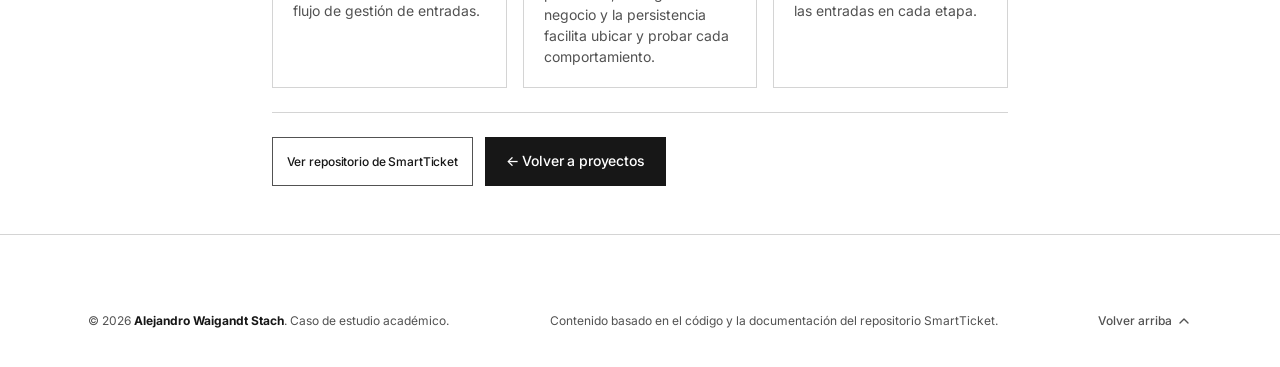
<file: projects/project-case-study.html>
<!DOCTYPE html>
<html lang="es">
<head>
  <meta charset="UTF-8">
  <meta name="viewport" content="width=device-width, initial-scale=1.0">
  
  <!-- Metadatos de la página de caso de estudio -->
  <title>Caso de estudio: SmartTicket | Alejandro Waigandt Stach</title>
  <meta name="description" content="Caso de estudio de SmartTicket: sistema académico para cotizar, gestionar la venta y controlar entradas para eventos musicales.">
  <meta name="author" content="Alejandro Waigandt Stach">
  <meta name="theme-color" content="#FFFFFF">

  <!-- Favicon -->
  <link rel="icon" type="image/svg+xml" href="../assets/icons/favicon.svg">

  <!-- Tipografía: Inter (Google Fonts) con fallback a Arial y sans-serif -->
  <link rel="preconnect" href="https://fonts.googleapis.com">
  <link rel="preconnect" href="https://fonts.gstatic.com" crossorigin>
  <link href="https://fonts.googleapis.com/css2?family=Inter:wght@400;500;600;700&display=swap" rel="stylesheet">

  <!-- Open Graph / Redes sociales -->
  <meta property="og:type" content="article">
  <meta property="og:title" content="Caso de estudio: SmartTicket | Alejandro Waigandt Stach">
  <meta property="og:description" content="Organización de la solución, funcionalidades implementadas y decisiones de desarrollo de SmartTicket.">

  <!-- Hojas de estilo centralizadas -->
  <link rel="stylesheet" href="../css/styles.css">
</head>
<body class="page-case-study">
  <!-- Enlace de salto de accesibilidad -->
  <a href="#main-case-study" class="skip-link">Saltar al contenido del caso de estudio</a>

  <!-- Encabezado simplificado para páginas internas -->
  <header class="site-header" id="header">
    <div class="container header-container">
      <a href="../index.html" class="brand-logo" aria-label="Volver a la página principal del portafolio">
        <span class="brand-monogram" aria-hidden="true">&lt;AWS&gt;</span>
        <span class="brand-name">Alejandro Waigandt Stach</span>
      </a>

      <!-- Botón de menú hamburguesa móvil -->
      <button 
        type="button" 
        class="nav-toggle" 
        id="nav-toggle" 
        aria-expanded="false" 
        aria-controls="case-nav" 
        aria-label="Abrir menú de navegación">
        <span class="nav-toggle__bar" aria-hidden="true"></span>
        <span class="nav-toggle__bar" aria-hidden="true"></span>
        <span class="nav-toggle__bar" aria-hidden="true"></span>
      </button>

      <nav class="primary-nav" id="case-nav" aria-label="Navegación del caso de estudio">
        <ul class="nav-list">
          <li class="nav-item">
            <a href="../index.html" class="nav-link">&larr; Volver al portafolio</a>
          </li>
          <li class="nav-item">
            <a href="../index.html#projects" class="nav-link">Todos los proyectos</a>
          </li>
          <li class="nav-item">
            <a href="../index.html#contact" class="nav-link">Contacto</a>
          </li>
        </ul>

        <div class="nav-actions">
          <a 
            href="https://github.com/Alews13/TP9-POO-Grasp-Solid"
            class="btn btn--outline-sm nav-github-link" 
            target="_blank" 
            rel="noopener noreferrer" 
            aria-label="Ver repositorio SmartTicket en GitHub (se abre en pestaña nueva)">
            <span>Repositorio</span>
          </a>
        </div>
      </nav>
    </div>
  </header>

  <!-- Contenido principal del caso de estudio -->
  <main id="main-case-study" class="case-study-main">
    
    <!-- Hero / Encabezado del caso de estudio -->
    <header class="case-study-hero">
      <div class="container">
        
        <!-- Migas de pan accesibles -->
        <nav class="breadcrumbs" aria-label="Ubicación en el sitio">
          <ol class="breadcrumbs__list">
            <li class="breadcrumbs__item"><a href="../index.html">Inicio</a></li>
            <li class="breadcrumbs__item"><a href="../index.html#projects">Proyectos</a></li>
            <li class="breadcrumbs__item" aria-current="page">Caso de estudio: SmartTicket</li>
          </ol>
        </nav>

        <span class="case-study-tag">Caso de estudio académico — Programación orientada a objetos</span>
        
        <!-- Único h1 en la página del caso de estudio -->
        <h1 class="case-study-title">
          SmartTicket: venta y control de entradas para eventos
        </h1>

        <p class="case-study-lead">
          Sistema organizado en etapas para cotizar entradas, procesar pagos simulados, emitir entradas y validar el acceso a eventos musicales.
        </p>

        <!-- Ficha técnica del proyecto -->
        <div class="case-study-meta-grid">
          <div class="case-study-meta-item">
            <span class="meta-label">Tipo:</span>
            <span class="meta-value">Sistema académico de gestión de entradas</span>
          </div>
          <div class="case-study-meta-item">
            <span class="meta-label">Enfoque:</span>
            <span class="meta-value">Programación orientada a objetos, GRASP y SOLID</span>
          </div>
          <div class="case-study-meta-item">
            <span class="meta-label">Tecnologías:</span>
            <span class="meta-value">FastAPI, SQLAlchemy y SQLite</span>
          </div>
        </div>
      </div>
    </header>

    <!-- Presentación tipográfica del proyecto -->
    <div class="container">
      <figure class="case-study-figure">
        <div class="project-card__wordmark" aria-hidden="true">
          <span>Gestión de venta y control de entradas</span>
          <strong>SmartTicket</strong>
        </div>
        <figcaption class="field-note text-center">
          Presentación tipográfica. No se incluyen capturas de pantalla del sistema.
        </figcaption>
      </figure>
    </div>

    <!-- Cuerpo de contenido del caso de estudio -->
    <article class="case-study-content container">
      
      <!-- 1. Contexto del proyecto -->
      <section class="case-section" aria-labelledby="cs-summary">
        <h2 class="case-section__title" id="cs-summary">1. Contexto</h2>
        <p>
          SmartTicket es un proyecto académico de gestión de venta y control de entradas para eventos musicales. El dominio del sistema contempla lugares, sectores, eventos, clientes, ventas y entradas.
        </p>
        <p>
          El repositorio organiza la aplicación como una API desarrollada con FastAPI, SQLAlchemy y SQLite. La documentación divide el alcance en tres etapas: cotización, procesamiento de pago y emisión, y control de acceso.
        </p>
      </section>

      <!-- 2. Necesidad -->
      <section class="case-section" aria-labelledby="cs-challenge">
        <h2 class="case-section__title" id="cs-challenge">2. Necesidad</h2>
        <p>
          La gestión de un evento requiere relacionar el lugar con sus sectores, definir precios por sector y administrar entradas disponibles. La solución también debe distinguir una cotización de una venta: cotizar no reserva ni emite entradas.
        </p>
        <div class="challenge-box">
          <h3 class="challenge-box__title">Alcance documentado</h3>
          <ul class="bullet-list">
            <li>Administrar eventos, lugares, sectores, precios y entradas.</li>
            <li>Evitar confirmar una venta si la cotización cambió o las entradas ya no están disponibles.</li>
            <li>Validar la entrada emitida y evitar que una entrada ya utilizada habilite otro acceso.</li>
          </ul>
        </div>
      </section>

      <!-- 3. Objetivo -->
      <section class="case-section" aria-labelledby="cs-objectives">
        <h2 class="case-section__title" id="cs-objectives">3. Objetivo</h2>
        <p>
          Implementar un sistema que conecte la cotización, la venta y el control de entradas, aplicando programación orientada a objetos y organizando responsabilidades con principios GRASP y SOLID.
        </p>
        <ul class="bullet-list">
          <li>Separar las peticiones HTTP de las reglas de negocio y del acceso a datos.</li>
          <li>Representar lugares, sectores, eventos, precios, ventas y entradas mediante entidades relacionadas.</li>
          <li>Proteger el flujo de emisión y acceso con validaciones de disponibilidad, pago y estado de la entrada.</li>
        </ul>
      </section>

      <!-- 4. Organización de la solución -->
      <section class="case-section" aria-labelledby="cs-architecture">
        <h2 class="case-section__title" id="cs-architecture">4. Organización de la solución</h2>
        <p>
          El código divide la solución en capas con responsabilidades diferenciadas:
        </p>
        <ol class="architecture-list">
          <li><strong>Rutas:</strong> reciben las solicitudes y traducen errores de la aplicación a respuestas HTTP.</li>
          <li><strong>Servicios:</strong> contienen las reglas de catálogo, cotización, pago y acceso.</li>
          <li><strong>Repositorios:</strong> concentran las consultas y escrituras de persistencia con SQLAlchemy.</li>
          <li><strong>Modelos y esquemas:</strong> representan entidades persistidas y datos de entrada y salida de la API.</li>
          <li><strong>Inyección de dependencias:</strong> conecta servicios con repositorios y dependencias de FastAPI.</li>
        </ol>
      </section>

      <!-- 5. Decisiones de diseño y desarrollo -->
      <section class="case-section" aria-labelledby="cs-tech">
        <h2 class="case-section__title" id="cs-tech">5. Decisiones de diseño y desarrollo</h2>
        <p>
          La estructura observada en el repositorio prioriza la separación de responsabilidades y la validación del flujo de negocio:
        </p>
        <ul class="bullet-list">
          <li>El servicio de cotización comprueba cantidad, disponibilidad y precio sin reservar entradas.</li>
          <li>El servicio de pago verifica cliente, precio cotizado y disponibilidad antes de invocar la pasarela simulada.</li>
          <li>La confirmación de una venta y emisión de entradas se realiza en una transacción de base de datos.</li>
          <li>El control de acceso verifica código QR, pago, estado de la entrada y fecha local del evento; una entrada utilizada no se vuelve a admitir.</li>
          <li>Las decisiones de negocio se distribuyen entre servicios y repositorios, con contratos e inyección de dependencias descritos en el proyecto.</li>
        </ul>
      </section>

      <!-- 6. Funcionalidades verificadas -->
      <section class="case-section" aria-labelledby="cs-features">
        <h2 class="case-section__title" id="cs-features">6. Funcionalidades verificadas</h2>
        <ul class="bullet-list">
          <li>Crear lugares y sectores, y configurar eventos con precios por sector.</li>
          <li>Generar entradas disponibles al crear un evento y cotizar entradas según cantidad y sector.</li>
          <li>Procesar una venta mediante una pasarela de pago simulada; ante la aprobación, registrar la venta y emitir entradas con código QR.</li>
          <li>Rechazar el pago simulado sin registrar la venta ni emitir entradas.</li>
          <li>Validar el acceso con el código QR de una entrada pagada y emitida, y marcarla como utilizada.</li>
          <li>Rechazar entradas inválidas, no pagadas, ya utilizadas o que no correspondan a la fecha local del evento.</li>
        </ul>
        <p>
          La documentación del repositorio incluye pruebas automatizadas para las etapas de cotización, pago y control de acceso.
        </p>
        <div class="challenge-box">
          <h3 class="challenge-box__title">Límite del prototipo</h3>
          <p>El pago está simulado; el proyecto no realiza cobros reales ni se presenta como un servicio comercial.</p>
        </div>
      </section>

      <!-- 7. Aprendizajes -->
      <section class="case-section" aria-labelledby="cs-learnings">
        <h2 class="case-section__title" id="cs-learnings">7. Aprendizajes</h2>
        <p>
          El alcance documentado permite trabajar sobre la relación entre el modelo del dominio y las responsabilidades de cada capa:
        </p>
        <div class="learnings-grid">
          <div class="learning-card">
            <h3 class="learning-card__title">Modelado del dominio</h3>
            <p>Relacionar lugares, sectores, eventos, precios, ventas y entradas para expresar el flujo de gestión de entradas.</p>
          </div>
          <div class="learning-card">
            <h3 class="learning-card__title">Separación de responsabilidades</h3>
            <p>Distinguir el manejo de peticiones, las reglas de negocio y la persistencia facilita ubicar y probar cada comportamiento.</p>
          </div>
          <div class="learning-card">
            <h3 class="learning-card__title">Estados y validaciones</h3>
            <p>La cotización, la emisión y el acceso requieren comprobar disponibilidad y estado de las entradas en cada etapa.</p>
          </div>
        </div>

        <div class="case-study-cta">
          <a href="https://github.com/Alews13/TP9-POO-Grasp-Solid" class="btn btn--outline-sm" target="_blank" rel="noopener noreferrer">Ver repositorio de SmartTicket</a>
          <a href="../index.html#projects" class="btn btn--primary">&larr; Volver a proyectos</a>
        </div>
      </section>

    </article>
  </main>

  <!-- Footer consistente con la página principal -->
  <footer class="site-footer" id="footer" aria-labelledby="footer-heading">
    <div class="container footer-container">
      <h2 id="footer-heading" class="sr-only">Pie de página</h2>
      <div class="footer-bottom">
        <p class="copyright">
          &copy; <span id="current-year">2026</span> <strong>Alejandro Waigandt Stach</strong>. Caso de estudio académico.
        </p>
        <p class="tech-credits">
          Contenido basado en el código y la documentación del repositorio SmartTicket.
        </p>
        <a href="#header" class="back-to-top" aria-label="Volver arriba">
          <span>Volver arriba</span>
          <svg width="16" height="16" viewBox="0 0 24 24" fill="none" stroke="currentColor" stroke-width="2" stroke-linecap="round" stroke-linejoin="round" aria-hidden="true">
            <polyline points="18 15 12 9 6 15"></polyline>
          </svg>
        </a>
      </div>
    </div>
  </footer>

  <!-- Scripts -->
  <script src="../js/main.js"></script>
</body>
</html>
</file>
<file: css/styles.css>
/**
 * ==========================================================================
 * PORTFOLIO PERSONAL — FASE 3: RESPONSIVE DESIGN Y FUNCIONALIDAD
 * Archivo de estilos centralizado (styles.css)
 * 
 * Lineamientos:
 * - Minimalismo, monocromía estricta y diseño editorial moderno.
 * - Paleta basada en variables CSS (:root) con blanco, grises y negro.
 * - Tipografía principal: Inter, con fallbacks Arial y sans-serif.
 * - Sistema de espaciado modular en múltiplos de 8 px.
 * - Arquitectura Mobile-First optimizada para 375px, 768px y 1280px.
 * - Header sticky con navegación adaptable a todas las resoluciones.
 * - Sin ocultar desbordamientos: las dimensiones se ajustan al espacio disponible.
 * ==========================================================================
 */

/* ==========================================================================
   00. VARIABLES Y CONFIGURACIÓN GLOBAL
   ========================================================================== */
:root {
  /* Paleta cromática monocromática oficial */
  --color-background: #FFFFFF;
  --color-surface: #F5F5F5;
  --color-text: #171717;
  --color-text-secondary: #525252;
  --color-border: #D4D4D4;
  --color-accent: #171717;
  --color-accent-contrast: #FFFFFF;

  /* Tokens monocromáticos complementarios */
  --color-border-subtle: #E5E5E5;
  --color-text-muted: #737373;
  --color-focus: #171717;

  /* Tipografía: Inter como fuente principal, con Arial y sans-serif */
  --font-family-base: "Inter", Arial, sans-serif;
  --font-family-mono: ui-monospace, SFMono-Regular, Menlo, Monaco, Consolas, "Liberation Mono", monospace;

  /* Escala tipográfica editorial */
  --font-size-xs: 0.75rem;    /* 12px */
  --font-size-sm: 0.875rem;   /* 14px */
  --font-size-base: 1rem;     /* 16px */
  --font-size-md: 1.125rem;   /* 18px */
  --font-size-lg: 1.25rem;    /* 20px */
  --font-size-xl: 1.5rem;     /* 24px */
  --font-size-2xl: 1.875rem;  /* 30px */
  --font-size-3xl: 2.25rem;   /* 36px */
  --font-size-4xl: 2.75rem;   /* 44px */
  --font-size-hero: 3.5rem;   /* 56px */

  /* Sistema de espaciado modular en múltiplos de 8 px */
  --space-1: 0.25rem;  /* 4px  */
  --space-2: 0.5rem;   /* 8px  */
  --space-3: 0.75rem;  /* 12px */
  --space-4: 1rem;     /* 16px */
  --space-5: 1.25rem;  /* 20px */
  --space-6: 1.5rem;   /* 24px */
  --space-8: 2rem;     /* 32px */
  --space-10: 2.5rem;  /* 40px */
  --space-12: 3rem;    /* 48px */
  --space-16: 4rem;    /* 64px */
  --space-20: 5rem;    /* 80px */
  --space-24: 6rem;    /* 96px */

  /* Dimensiones y contenedores base (Mobile-First) */
  --container-max-width: 1200px;
  --container-padding: 1.25rem; /* 20px en mobile */
  --header-height: 4.25rem;    /* ~68px en mobile */

  /* Microinteracciones breves */
  --transition-subtle: 0.18s ease-in-out;
}

/* ==========================================================================
   01. RESET Y BASE NORMALIZADA
   ========================================================================== */
*,
*::before,
*::after {
  box-sizing: border-box;
  margin: 0;
  padding: 0;
}

html {
  font-family: var(--font-family-base);
  font-size: 100%;
  line-height: 1.6;
  color: var(--color-text);
  background-color: var(--color-background);
  scroll-behavior: smooth;
  -webkit-text-size-adjust: 100%;
}

/* Compensación de desplazamiento para header sticky */
section[id],
header[id],
footer[id],
main[id] {
  scroll-margin-top: calc(var(--header-height) + 1.25rem);
}

body {
  min-height: 100vh;
  display: flex;
  flex-direction: column;
  background-color: var(--color-background);
  color: var(--color-text);
  -webkit-font-smoothing: antialiased;
  -moz-osx-font-smoothing: grayscale;
}

main {
  flex: 1 0 auto;
}

img,
svg {
  display: block;
  max-width: 100%;
  height: auto;
}

ul,
ol {
  list-style: none;
}

a {
  color: var(--color-text);
  text-decoration: none;
  transition: color var(--transition-subtle), opacity var(--transition-subtle);
}

a:hover {
  color: var(--color-text-secondary);
}

button,
input,
textarea,
select {
  font: inherit;
  color: inherit;
}

button {
  cursor: pointer;
  border: none;
  background: none;
}

/* Foco visible accesible WCAG 2.2 */
:focus-visible {
  outline: 2px solid var(--color-focus);
  outline-offset: 3px;
  border-radius: 2px;
}

/* Enlace accesible para saltar al contenido principal */
.skip-link {
  position: absolute;
  top: -120px;
  left: 1.25rem;
  background-color: var(--color-accent);
  color: var(--color-accent-contrast);
  padding: 0.75rem 1.25rem;
  font-weight: 500;
  font-size: var(--font-size-sm);
  z-index: 99999;
  border: 1px solid var(--color-accent);
  transition: top var(--transition-subtle);
}

.skip-link:focus {
  top: 1.25rem;
}

/* Utilidad para lectores de pantalla */
.sr-only {
  position: absolute;
  width: 1px;
  height: 1px;
  padding: 0;
  margin: -1px;
  overflow: hidden;
  clip: rect(0, 0, 0, 0);
  white-space: nowrap;
  border: 0;
}

/* ==========================================================================
   02. CONTENEDORES Y ELEMENTOS COMUNES
   ========================================================================== */
.container {
  width: 100%;
  max-width: var(--container-max-width);
  margin-left: auto;
  margin-right: auto;
  padding-left: var(--container-padding);
  padding-right: var(--container-padding);
}

.section {
  padding-top: var(--space-12);
  padding-bottom: var(--space-12);
  border-bottom: 1px solid var(--color-border);
}

.section-header {
  margin-bottom: var(--space-8);
  max-width: 48rem;
}

.section-tag {
  display: inline-block;
  font-family: var(--font-family-mono);
  font-size: var(--font-size-xs);
  font-weight: 500;
  text-transform: uppercase;
  letter-spacing: 0.08em;
  color: var(--color-text-secondary);
  background-color: var(--color-surface);
  border: 1px solid var(--color-border);
  padding: 0.2rem 0.5rem;
  margin-bottom: var(--space-2);
}

.section-title {
  font-size: var(--font-size-2xl);
  font-weight: 600;
  line-height: 1.25;
  letter-spacing: -0.015em;
  color: var(--color-text);
  margin-bottom: var(--space-2);
}

.section-description {
  font-size: var(--font-size-base);
  color: var(--color-text-secondary);
  line-height: 1.6;
}

/* Indicador de campo provisional / editable */
.field-note {
  display: inline-block;
  font-family: var(--font-family-mono);
  font-size: var(--font-size-xs);
  color: var(--color-text-secondary);
  margin-top: var(--space-2);
}

.text-center {
  text-align: center;
}

/* ==========================================================================
   PÁGINA 404
   ========================================================================== */
.not-found {
  display: flex;
  align-items: center;
  flex: 1 0 auto;
  padding-top: var(--space-12);
  padding-bottom: var(--space-12);
}

.not-found__content {
  width: 100%;
  max-width: 48rem;
  margin: 0 auto;
  padding-top: var(--space-8);
  padding-bottom: var(--space-8);
  border-top: 1px solid var(--color-border);
  border-bottom: 1px solid var(--color-border);
}

.not-found__eyebrow {
  margin-bottom: var(--space-6);
  color: var(--color-text-secondary);
  font-family: var(--font-family-mono);
  font-size: var(--font-size-xs);
  letter-spacing: 0.08em;
  text-transform: uppercase;
}

.not-found__code {
  margin-left: -0.06em;
  color: var(--color-text);
  font-size: clamp(6rem, 28vw, 13rem);
  font-weight: 600;
  letter-spacing: -0.09em;
  line-height: 0.8;
}

.not-found__title {
  margin-top: var(--space-8);
  font-size: clamp(var(--font-size-2xl), 6vw, var(--font-size-4xl));
  font-weight: 500;
  letter-spacing: -0.035em;
  line-height: 1.15;
}

.not-found__description {
  margin-top: var(--space-4);
  color: var(--color-text-secondary);
  font-size: var(--font-size-base);
}

.not-found__link {
  margin-top: var(--space-8);
}

@media (max-width: 479px) {
  .not-found__code {
    font-size: clamp(3rem, 16vw, 4rem);
  }
}

/* ==========================================================================
   BOTONES MINIMALISTAS
   ========================================================================== */
.btn {
  display: inline-flex;
  align-items: center;
  justify-content: center;
  gap: var(--space-2);
  font-size: var(--font-size-sm);
  font-weight: 500;
  letter-spacing: -0.01em;
  padding: 0.75rem 1.25rem;
  border: 1px solid transparent;
  border-radius: 0;
  text-decoration: none;
  transition: all var(--transition-subtle);
  white-space: nowrap;
  min-height: 2.75rem; /* Touch target accesible (44px) */
}

.btn:active {
  transform: translateY(1px);
}

/* Botón principal: fondo negro, texto blanco */
.btn--primary {
  background-color: var(--color-accent);
  color: var(--color-accent-contrast);
  border-color: var(--color-accent);
}

.btn--primary:hover {
  background-color: #262626;
  border-color: #262626;
  color: var(--color-accent-contrast);
}

/* Botón secundario: fondo blanco, borde gris, texto negro */
.btn--secondary {
  background-color: var(--color-background);
  color: var(--color-text);
  border-color: var(--color-text-secondary);
}

.btn--secondary:hover {
  background-color: var(--color-surface);
  border-color: var(--color-text);
  color: var(--color-text);
}

/* Botón outline: transparente con borde */
.btn--outline {
  background-color: transparent;
  color: var(--color-text);
  border-color: var(--color-text-secondary);
}

.btn--outline:hover {
  background-color: var(--color-surface);
  border-color: var(--color-text);
  color: var(--color-text);
}

/* Botones pequeños para acciones secundarias */
.btn--primary-sm {
  background-color: var(--color-accent);
  color: var(--color-accent-contrast);
  border-color: var(--color-accent);
  font-size: var(--font-size-xs);
  padding: 0.5rem 0.85rem;
  min-height: 2.25rem;
}

.btn--primary-sm:hover {
  background-color: #262626;
  border-color: #262626;
  color: var(--color-accent-contrast);
}

.btn--outline-sm {
  background-color: var(--color-background);
  color: var(--color-text);
  border-color: var(--color-text-secondary);
  font-size: var(--font-size-xs);
  padding: 0.5rem 0.85rem;
  min-height: 2.25rem;
}

.btn--outline-sm:hover {
  background-color: var(--color-surface);
  border-color: var(--color-text);
  color: var(--color-text);
}

.btn--block {
  width: 100%;
}

/* Adaptación de botones en móviles estrechos (< 480px) */
@media (max-width: 479px) {
  .hero-actions,
  .project-card__links,
  .case-study-cta {
    flex-direction: column;
    width: 100%;
  }

  .hero-actions .btn,
  .project-card__links .btn,
  .case-study-cta .btn {
    width: 100%;
  }
}

/* ==========================================================================
   03. HEADER Y NAVEGACIÓN STICKY
   Fondo blanco, borde gris fino, navegación por anclas, menú móvil
   ========================================================================== */
.site-header {
  position: sticky;
  top: 0;
  z-index: 1000;
  background-color: var(--color-background);
  border-bottom: 1px solid var(--color-border);
  height: var(--header-height);
  display: flex;
  align-items: center;
  transition: height var(--transition-subtle);
}

.header-container {
  display: flex;
  align-items: center;
  justify-content: space-between;
  width: 100%;
  position: relative;
}

/* Logotipo / Monograma tipográfico */
.brand-logo {
  display: inline-flex;
  align-items: center;
  gap: var(--space-2);
  color: var(--color-text);
  font-weight: 600;
  font-size: var(--font-size-base);
  letter-spacing: -0.01em;
  text-decoration: none;
  max-width: calc(100% - 3.5rem);
  min-width: 0;
}

.brand-monogram {
  font-family: var(--font-family-mono);
  color: var(--color-text);
  background-color: var(--color-surface);
  border: 1px solid var(--color-border);
  padding: 0.2rem 0.45rem;
  font-size: var(--font-size-xs);
  font-weight: 500;
  flex-shrink: 0;
}

.brand-name {
  white-space: nowrap;
  overflow: hidden;
  text-overflow: ellipsis;
}

/* Botón hamburguesa minimalista para mobile */
.nav-toggle {
  display: flex;
  flex-direction: column;
  justify-content: space-around;
  width: 2.5rem;
  height: 2.5rem;
  padding: 0.5rem;
  background-color: var(--color-background);
  border: 1px solid var(--color-text-secondary);
  z-index: 1001;
  flex-shrink: 0;
}

.nav-toggle__bar {
  display: block;
  width: 100%;
  height: 1.5px;
  background-color: var(--color-text);
  transition: transform var(--transition-subtle), opacity var(--transition-subtle);
}

.nav-toggle[aria-expanded="true"] .nav-toggle__bar:nth-child(1) {
  transform: translateY(6px) rotate(45deg);
}

.nav-toggle[aria-expanded="true"] .nav-toggle__bar:nth-child(2) {
  opacity: 0;
}

.nav-toggle[aria-expanded="true"] .nav-toggle__bar:nth-child(3) {
  transform: translateY(-6px) rotate(-45deg);
}

/* Navegación móvil tipo cajón (Mobile-First) */
.primary-nav {
  position: fixed;
  top: var(--header-height);
  left: 0;
  right: 0;
  bottom: 0;
  background-color: var(--color-background);
  padding: var(--space-6) var(--container-padding);
  display: none;
  flex-direction: column;
  gap: var(--space-6);
  overflow-y: auto;
  border-top: 1px solid var(--color-border);
  box-shadow: 0 4px 12px rgba(0, 0, 0, 0.05);
  z-index: 1000;
}

.primary-nav.is-open {
  display: flex;
}

.nav-list {
  display: flex;
  flex-direction: column;
  gap: var(--space-1);
}

.nav-link {
  display: block;
  padding: 0.65rem 0.75rem;
  color: var(--color-text-secondary);
  font-weight: 500;
  font-size: var(--font-size-base);
  border-left: 2px solid transparent;
  transition: all var(--transition-subtle);
}

.nav-link:hover,
.nav-link:focus-visible,
.nav-link.active {
  color: var(--color-text);
  background-color: var(--color-surface);
  border-left-color: var(--color-accent);
}

.nav-actions {
  display: flex;
  flex-direction: column;
  gap: var(--space-3);
  padding-top: var(--space-4);
  border-top: 1px solid var(--color-border);
}

.nav-actions .btn {
  width: 100%;
}

.nav-github-link {
  display: inline-flex;
  align-items: center;
  justify-content: center;
  gap: var(--space-2);
}

/* ==========================================================================
   04. HERO
   Composición editorial: nombre y rol grande, descripción legible,
   botón principal negro, secundario blanco con borde, indicador discreto.
   ========================================================================== */
.section--hero {
  padding-top: var(--space-12);
  padding-bottom: var(--space-12);
  background-color: var(--color-background);
  border-bottom: 1px solid var(--color-border);
}

.hero-container {
  display: flex;
  flex-direction: column;
  gap: var(--space-4);
  max-width: 56rem;
}

/* Indicador de disponibilidad discreto */
.status-badge {
  display: inline-flex;
  align-items: center;
  gap: var(--space-2);
  background-color: var(--color-surface);
  color: var(--color-text-secondary);
  padding: 0.25rem 0.75rem;
  border: 1px solid var(--color-border);
  font-size: var(--font-size-xs);
  font-weight: 500;
  width: fit-content;
  max-width: 100%;
}

.status-badge__dot {
  width: 6px;
  height: 6px;
  border-radius: 50%;
  background-color: var(--color-text);
  flex-shrink: 0;
}

.status-badge__text {
  word-break: break-word;
}

/* Único H1 del documento con tipografía editorial destacada */
.hero-title {
  display: flex;
  flex-direction: column;
  gap: var(--space-1);
}

.hero-title__eyebrow {
  font-size: var(--font-size-base);
  font-weight: 500;
  color: var(--color-text-secondary);
  letter-spacing: -0.01em;
}

.hero-title__name {
  font-size: clamp(2rem, 8vw, var(--font-size-hero));
  font-weight: 600;
  line-height: 1.1;
  color: var(--color-text);
  letter-spacing: -0.03em;
  word-break: break-word;
}

.hero-role-block {
  display: flex;
  flex-direction: column;
  gap: var(--space-1);
}

.hero-role {
  display: flex;
  flex-wrap: wrap;
  align-items: center;
  gap: var(--space-2);
  font-size: var(--font-size-xl);
  font-weight: 600;
  color: var(--color-text);
  letter-spacing: -0.015em;
  margin: 0;
}

.hero-role__main {
  color: var(--color-text);
}

.hero-subtitle {
  display: flex;
  flex-wrap: wrap;
  align-items: center;
  gap: var(--space-2);
  font-size: var(--font-size-base);
  font-weight: 500;
  color: var(--color-text-secondary);
}

.hero-role__divider {
  color: var(--color-border);
}

.hero-role__sub {
  color: var(--color-text-secondary);
  font-size: var(--font-size-base);
  font-weight: 400;
}

.hero-bio {
  font-size: var(--font-size-base);
  color: var(--color-text-secondary);
  line-height: 1.7;
  max-width: 48rem;
}

.hero-location {
  display: inline-flex;
  align-items: center;
  gap: var(--space-2);
  font-size: var(--font-size-sm);
  color: var(--color-text-secondary);
}

.hero-location strong {
  color: var(--color-text);
  font-weight: 500;
}

.hero-actions {
  display: flex;
  flex-wrap: wrap;
  gap: var(--space-3);
  margin-top: var(--space-2);
}

/* ==========================================================================
   05. MÉTRICAS
   Grilla de tarjetas simples: números destacados, etiquetas gris oscuro,
   bordes finos, sin sombras pronunciadas.
   ========================================================================== */
.section--metrics {
  background-color: var(--color-background);
}

.metrics-grid {
  display: grid;
  grid-template-columns: 1fr;
  gap: var(--space-4);
}

.metric-card {
  background-color: var(--color-background);
  border: 1px solid var(--color-border);
  padding: var(--space-6);
  box-shadow: none;
  transition: border-color var(--transition-subtle), transform var(--transition-subtle);
}

.metric-card:hover {
  border-color: var(--color-text);
  transform: translateY(-2px);
}

.metric-card__value {
  font-family: var(--font-family-mono);
  font-size: var(--font-size-3xl);
  font-weight: 600;
  color: var(--color-text);
  line-height: 1.1;
  letter-spacing: -0.02em;
  margin-bottom: var(--space-2);
}

.metric-card__title {
  font-size: var(--font-size-base);
  font-weight: 600;
  color: var(--color-text);
  margin-bottom: var(--space-1);
}

.metric-card__detail {
  font-size: var(--font-size-sm);
  color: var(--color-text-secondary);
  line-height: 1.5;
}

/* ==========================================================================
   06. SKILLS
   Tarjetas con fondo blanco, bordes grises finos, tags consistentes.
   ========================================================================== */
.section--skills {
  background-color: var(--color-background);
}

.skills-grid {
  display: grid;
  grid-template-columns: 1fr;
  gap: var(--space-6);
}

.skill-category {
  background-color: var(--color-background);
  border: 1px solid var(--color-border);
  padding: var(--space-6);
  display: flex;
  flex-direction: column;
  gap: var(--space-4);
  box-shadow: none;
  transition: border-color var(--transition-subtle), transform var(--transition-subtle);
}

.skill-category:hover {
  border-color: var(--color-text);
  transform: translateY(-2px);
}

.skill-category__header {
  display: flex;
  flex-direction: column;
  gap: var(--space-1);
}

.skill-category__badge {
  font-family: var(--font-family-mono);
  font-size: var(--font-size-xs);
  color: var(--color-text-secondary);
  font-weight: 500;
  text-transform: uppercase;
  letter-spacing: 0.05em;
}

.skill-category__title {
  font-size: var(--font-size-lg);
  font-weight: 600;
  color: var(--color-text);
}

.skill-category__desc {
  font-size: var(--font-size-sm);
  color: var(--color-text-secondary);
  line-height: 1.6;
}

.skills-list {
  display: flex;
  flex-wrap: wrap;
  gap: var(--space-2);
}

.skill-tag {
  background-color: var(--color-surface);
  color: var(--color-text);
  font-size: var(--font-size-xs);
  font-weight: 500;
  padding: 0.35rem 0.65rem;
  border: 1px solid var(--color-border);
  border-radius: 0;
  word-break: break-word;
}

/* ==========================================================================
   07. PROYECTOS
   Grilla responsive de tarjetas: mockup superior, datos organizados,
   microinteracción discreta en hover (cambio de borde sutil).
   ========================================================================== */
.section--projects {
  background-color: var(--color-background);
}

.projects-grid {
  display: grid;
  grid-template-columns: 1fr;
  gap: var(--space-8);
}

.project-card {
  background-color: var(--color-background);
  border: 1px solid var(--color-border);
  overflow: hidden;
  box-shadow: none;
  display: flex;
  flex-direction: column;
  transition: border-color var(--transition-subtle), transform var(--transition-subtle);
}

.project-card:hover {
  border-color: var(--color-text);
  transform: translateY(-2px);
}

.project-card__media {
  background-color: var(--color-surface);
  border-bottom: 1px solid var(--color-border);
  aspect-ratio: 16 / 10;
  overflow: hidden;
  width: 100%;
}

.project-card__media img {
  width: 100%;
  height: 100%;
  object-fit: cover;
}

.project-card__wordmark {
  display: flex;
  flex-direction: column;
  justify-content: center;
  width: 100%;
  height: 100%;
  min-height: 12rem;
  padding: var(--space-6);
  color: var(--color-text);
  text-align: center;
}

.project-card__wordmark span {
  color: var(--color-text-secondary);
  font-family: var(--font-family-mono);
  font-size: var(--font-size-xs);
  letter-spacing: 0.08em;
  text-transform: uppercase;
}

.project-card__wordmark strong {
  font-size: clamp(var(--font-size-lg), 5vw, var(--font-size-2xl));
  font-weight: 600;
  letter-spacing: -0.03em;
  overflow-wrap: anywhere;
}

.project-card__body {
  padding: var(--space-6);
  display: flex;
  flex-direction: column;
  gap: var(--space-4);
  flex: 1;
}

.project-card__meta {
  display: flex;
  justify-content: space-between;
  align-items: center;
}

.project-badge {
  font-family: var(--font-family-mono);
  font-size: var(--font-size-xs);
  font-weight: 500;
  text-transform: uppercase;
  color: var(--color-text);
  background-color: var(--color-surface);
  border: 1px solid var(--color-border);
  padding: 0.2rem 0.5rem;
}

.project-year {
  font-family: var(--font-family-mono);
  font-size: var(--font-size-xs);
  color: var(--color-text-secondary);
}

.project-card__title {
  font-size: var(--font-size-lg);
  font-weight: 600;
  color: var(--color-text);
  line-height: 1.35;
}

.project-card__desc {
  font-size: var(--font-size-sm);
  color: var(--color-text-secondary);
  line-height: 1.6;
}

.project-card__tech {
  display: flex;
  flex-wrap: wrap;
  gap: var(--space-2);
}

.tech-pill {
  font-size: var(--font-size-xs);
  background-color: var(--color-surface);
  color: var(--color-text-secondary);
  padding: 0.25rem 0.55rem;
  border: 1px solid var(--color-border);
  border-radius: 0;
}

.project-card__outcome {
  background-color: var(--color-surface);
  padding: var(--space-4);
  border-left: 2px solid var(--color-text);
  font-size: var(--font-size-xs);
  color: var(--color-text-secondary);
  line-height: 1.5;
}

.project-card__outcome strong {
  color: var(--color-text);
  display: block;
  margin-bottom: 0.25rem;
  font-weight: 600;
}

.project-card__links {
  display: flex;
  flex-wrap: wrap;
  align-items: center;
  gap: var(--space-3);
  margin-top: auto;
  padding-top: var(--space-4);
  border-top: 1px solid var(--color-border-subtle);
}

/* ==========================================================================
   08. EXPERIENCIA Y FORMACIÓN
   Timeline vertical minimalista: línea gris fina, marcadores discretos,
   fechas visibles, instituciones y descripciones organizadas.
   ========================================================================== */
.section--experience {
  background-color: var(--color-background);
}

.timeline {
  display: flex;
  flex-direction: column;
  position: relative;
  padding-left: var(--space-5);
  border-left: 1px solid var(--color-border);
  gap: var(--space-6);
  margin-left: var(--space-2);
}

.timeline-item {
  position: relative;
}

.timeline-item__marker {
  position: absolute;
  top: 0.5rem;
  left: calc(-1 * var(--space-5) - 4.5px);
  width: 8px;
  height: 8px;
  border-radius: 50%;
  background-color: var(--color-text);
  border: 1px solid var(--color-background);
}

.timeline-item__marker--future {
  background-color: var(--color-background);
  border: 1px dashed var(--color-text-secondary);
}

.timeline-item__content {
  background-color: var(--color-background);
  border: 1px solid var(--color-border);
  padding: var(--space-5);
  box-shadow: none;
  transition: border-color var(--transition-subtle), transform var(--transition-subtle);
}

.timeline-item__content:hover {
  border-color: var(--color-text);
  transform: translateY(-2px);
}

.timeline-item--future .timeline-item__content {
  border-style: dashed;
  background-color: var(--color-surface);
}

.timeline-item__period {
  font-family: var(--font-family-mono);
  font-size: var(--font-size-xs);
  font-weight: 500;
  color: var(--color-text-secondary);
  margin-bottom: var(--space-1);
}

.timeline-item__role {
  font-size: var(--font-size-md);
  font-weight: 600;
  color: var(--color-text);
}

.timeline-item__institution {
  font-size: var(--font-size-sm);
  color: var(--color-text-secondary);
  font-weight: 500;
  margin-bottom: var(--space-3);
}

.timeline-item__desc {
  font-size: var(--font-size-sm);
  color: var(--color-text-secondary);
  line-height: 1.6;
  margin-bottom: var(--space-3);
}

.timeline-item__learnings {
  border-top: 1px solid var(--color-border-subtle);
  padding-top: var(--space-3);
}

.timeline-item__subheading {
  font-size: var(--font-size-xs);
  text-transform: uppercase;
  color: var(--color-text-secondary);
  letter-spacing: 0.05em;
  margin-bottom: var(--space-2);
  font-weight: 600;
}

.bullet-list {
  list-style: disc;
  padding-left: 1.25rem;
  display: flex;
  flex-direction: column;
  gap: var(--space-2);
  font-size: var(--font-size-sm);
  color: var(--color-text-secondary);
}

/* ==========================================================================
   09. SOBRE MÍ
   Composición de dos columnas en desktop: texto, imagen personal,
   tres tarjetas de principios de trabajo.
   ========================================================================== */
.section--about {
  background-color: var(--color-background);
}

.about-grid {
  display: grid;
  grid-template-columns: 1fr;
  gap: var(--space-8);
}

.about-photo-wrapper {
  display: flex;
  flex-direction: column;
  gap: var(--space-4);
  width: 100%;
  max-width: 320px;
  margin: 0 auto;
}

.profile-figure {
  width: 100%;
  background-color: var(--color-background);
  border: 1px solid var(--color-border);
  padding: var(--space-2);
  box-shadow: none;
}

.profile-img {
  width: 100%;
  aspect-ratio: 1 / 1;
  object-fit: cover;
  filter: grayscale(100%);
  background-color: var(--color-surface);
  border-radius: 0;
}

.about-languages {
  width: 100%;
  background-color: var(--color-background);
  border: 1px solid var(--color-border);
  padding: var(--space-4);
}

.about-languages__title {
  font-size: var(--font-size-sm);
  font-weight: 600;
  margin-bottom: var(--space-2);
  color: var(--color-text);
  text-transform: uppercase;
  letter-spacing: 0.05em;
}

.languages-list {
  display: flex;
  flex-direction: column;
  gap: var(--space-1);
  font-size: var(--font-size-xs);
  color: var(--color-text-secondary);
}

.languages-list strong {
  color: var(--color-text);
}

.about-content {
  display: flex;
  flex-direction: column;
  gap: var(--space-5);
}

.about-subheading {
  font-size: var(--font-size-lg);
  font-weight: 600;
  color: var(--color-text);
  letter-spacing: -0.01em;
  margin-top: var(--space-2);
}

.about-content p {
  color: var(--color-text-secondary);
  line-height: 1.7;
  font-size: var(--font-size-base);
}

.about-content p strong {
  color: var(--color-text);
  font-weight: 600;
}

.values-list {
  display: flex;
  flex-direction: column;
  gap: var(--space-4);
}

.value-item {
  display: flex;
  gap: var(--space-4);
  background-color: var(--color-background);
  border: 1px solid var(--color-border);
  padding: var(--space-5);
  box-shadow: none;
  transition: border-color var(--transition-subtle), transform var(--transition-subtle);
}

.value-item:hover {
  border-color: var(--color-text);
  transform: translateY(-2px);
}

.value-item__number {
  font-family: var(--font-family-mono);
  font-size: var(--font-size-base);
  font-weight: 600;
  color: var(--color-text);
  flex-shrink: 0;
}

.value-item__title {
  font-size: var(--font-size-base);
  font-weight: 600;
  color: var(--color-text);
  margin-bottom: var(--space-1);
}

.value-item__desc {
  font-size: var(--font-size-sm);
  color: var(--color-text-secondary);
  line-height: 1.5;
}

/* ==========================================================================
   10. CONTACTO
   Sección destacada con fondo gris muy claro (#F5F5F5), título grande,
   descripción breve, canales directos y formulario accesible.
   ========================================================================== */
.section--contact {
  background-color: var(--color-surface);
  border-bottom: 1px solid var(--color-border);
}

.contact-grid {
  display: grid;
  grid-template-columns: 1fr;
  gap: var(--space-8);
}

.contact-subtitle {
  font-size: var(--font-size-xl);
  font-weight: 600;
  color: var(--color-text);
  letter-spacing: -0.015em;
  margin-bottom: var(--space-2);
}

.contact-text {
  font-size: var(--font-size-base);
  color: var(--color-text-secondary);
  line-height: 1.6;
  margin-bottom: var(--space-4);
}

.contact-channels {
  display: flex;
  flex-direction: column;
  gap: var(--space-3);
}

.contact-link {
  display: flex;
  align-items: center;
  gap: var(--space-3);
  background-color: var(--color-background);
  border: 1px solid var(--color-text-secondary);
  padding: var(--space-4);
  color: var(--color-text);
  transition: border-color var(--transition-subtle), transform var(--transition-subtle);
  min-height: 3.5rem;
}

.contact-link:hover {
  border-color: var(--color-text);
  transform: translateY(-2px);
  color: var(--color-text);
}

.contact-link__icon {
  display: flex;
  align-items: center;
  justify-content: center;
  width: 2.5rem;
  height: 2.5rem;
  background-color: var(--color-surface);
  border: 1px solid var(--color-border);
  color: var(--color-text);
  flex-shrink: 0;
}

.contact-link__content {
  display: flex;
  flex-direction: column;
  min-width: 0;
}

.contact-link__label {
  font-size: var(--font-size-xs);
  color: var(--color-text-secondary);
  font-weight: 500;
}

.contact-link__value {
  font-size: var(--font-size-sm);
  font-weight: 600;
  color: var(--color-text);
  word-break: break-all;
}

/* Formulario minimalista de contacto */
.contact-form-wrapper {
  background-color: var(--color-background);
  border: 1px solid var(--color-border);
  padding: var(--space-6);
  box-shadow: none;
}

.contact-form {
  display: flex;
  flex-direction: column;
  gap: var(--space-4);
  margin-top: var(--space-4);
}

.form-group {
  display: flex;
  flex-direction: column;
  gap: var(--space-1);
}

.form-label {
  font-size: var(--font-size-sm);
  font-weight: 500;
  color: var(--color-text);
}

.required {
  color: var(--color-text-secondary);
}

.form-input,
.form-textarea {
  width: 100%;
  padding: 0.75rem 1rem;
  font-size: var(--font-size-sm);
  border: 1px solid var(--color-border);
  background-color: var(--color-background);
  color: var(--color-text);
  border-radius: 0;
  transition: border-color var(--transition-subtle);
}

.form-input:hover,
.form-textarea:hover {
  border-color: var(--color-text-secondary);
}

.form-input:focus,
.form-textarea:focus {
  outline: none;
  border-color: var(--color-text);
}

.form-textarea {
  resize: vertical;
  min-height: 110px;
}

.form-feedback {
  font-size: var(--font-size-sm);
  padding: 0.75rem 1rem;
  border: 1px solid var(--color-border);
  background-color: var(--color-surface);
  color: var(--color-text);
  display: none;
}

.form-feedback.is-visible {
  display: block;
}

.form-feedback--success,
.form-feedback--error {
  background-color: var(--color-surface);
  color: var(--color-text);
  border-color: var(--color-text);
}

/* ==========================================================================
   11. FOOTER
   Fondo blanco, borde superior gris, navegación simplificada,
   enlaces sociales, copyright y créditos.
   ========================================================================== */
.site-footer {
  background-color: var(--color-background);
  color: var(--color-text-secondary);
  padding-top: var(--space-12);
  padding-bottom: var(--space-8);
  border-top: 1px solid var(--color-border);
}

.footer-top {
  display: grid;
  grid-template-columns: 1fr;
  gap: var(--space-8);
  padding-bottom: var(--space-8);
  border-bottom: 1px solid var(--color-border-subtle);
}

.footer-brand .brand-logo {
  color: var(--color-text);
  margin-bottom: var(--space-2);
}

.footer-tagline {
  font-size: var(--font-size-sm);
  color: var(--color-text-secondary);
  line-height: 1.5;
}

.footer-heading {
  font-size: var(--font-size-xs);
  font-weight: 600;
  text-transform: uppercase;
  letter-spacing: 0.08em;
  color: var(--color-text);
  margin-bottom: var(--space-3);
}

.footer-nav-list,
.footer-social-list {
  display: flex;
  flex-direction: column;
  gap: var(--space-2);
  font-size: var(--font-size-sm);
}

.footer-nav-list a,
.footer-social-list a {
  display: inline-flex;
  align-items: center;
  min-height: 1.75rem;
  color: var(--color-text-secondary);
  transition: color var(--transition-subtle);
}

.footer-nav-list a:hover,
.footer-social-list a:hover {
  color: var(--color-text);
}

.footer-bottom {
  display: flex;
  flex-direction: column;
  gap: var(--space-4);
  padding-top: var(--space-6);
  font-size: var(--font-size-xs);
  color: var(--color-text-secondary);
  align-items: flex-start;
}

.footer-bottom strong {
  color: var(--color-text);
}

.back-to-top {
  display: inline-flex;
  align-items: center;
  min-height: 1.75rem;
  gap: var(--space-1);
  color: var(--color-text-secondary);
  font-weight: 500;
}

.back-to-top:hover {
  color: var(--color-text);
}

/* ==========================================================================
   12. PÁGINA INTERNA: CASO DE ESTUDIO
   ========================================================================== */
.case-study-hero {
  padding-top: var(--space-10);
  padding-bottom: var(--space-10);
  background-color: var(--color-background);
  border-bottom: 1px solid var(--color-border);
  margin-bottom: var(--space-10);
}

.breadcrumbs {
  margin-bottom: var(--space-4);
}

.breadcrumbs__list {
  display: flex;
  flex-wrap: wrap;
  align-items: center;
  gap: var(--space-2);
  font-size: var(--font-size-xs);
  color: var(--color-text-secondary);
}

.breadcrumbs__item:not(:last-child)::after {
  content: "/";
  margin-left: var(--space-2);
  color: var(--color-border);
}

.breadcrumbs__item a {
  display: inline-flex;
  align-items: center;
  min-height: 1.75rem;
  color: var(--color-text-secondary);
}

.breadcrumbs__item a:hover {
  color: var(--color-text);
}

.case-study-tag {
  display: inline-block;
  font-family: var(--font-family-mono);
  font-size: var(--font-size-xs);
  font-weight: 500;
  text-transform: uppercase;
  color: var(--color-text);
  background-color: var(--color-surface);
  border: 1px solid var(--color-border);
  padding: 0.2rem 0.5rem;
  margin-bottom: var(--space-3);
}

.case-study-title {
  font-size: var(--font-size-2xl);
  font-weight: 600;
  line-height: 1.25;
  letter-spacing: -0.02em;
  color: var(--color-text);
  margin-bottom: var(--space-4);
  word-break: break-word;
}

.case-study-lead {
  font-size: var(--font-size-base);
  color: var(--color-text-secondary);
  line-height: 1.6;
  margin-bottom: var(--space-6);
  max-width: 52rem;
}

.case-study-meta-grid {
  display: grid;
  grid-template-columns: 1fr;
  gap: var(--space-3);
  padding: var(--space-5);
  background-color: var(--color-surface);
  border: 1px solid var(--color-border);
}

.case-study-meta-item {
  display: flex;
  flex-direction: column;
}

.meta-label {
  font-size: var(--font-size-xs);
  color: var(--color-text-secondary);
  font-weight: 600;
  text-transform: uppercase;
  letter-spacing: 0.05em;
}

.meta-value {
  font-size: var(--font-size-sm);
  font-weight: 500;
  color: var(--color-text);
}

.case-study-figure {
  margin-bottom: var(--space-10);
  border: 1px solid var(--color-border);
  background-color: var(--color-background);
  padding: var(--space-2);
}

.case-study-content {
  max-width: 52rem;
  display: flex;
  flex-direction: column;
  gap: var(--space-10);
  margin-bottom: var(--space-12);
}

.case-section__title {
  font-size: var(--font-size-xl);
  font-weight: 600;
  color: var(--color-text);
  letter-spacing: -0.015em;
  margin-bottom: var(--space-3);
  padding-bottom: var(--space-2);
  border-bottom: 1px solid var(--color-border);
}

.case-section p {
  color: var(--color-text-secondary);
  line-height: 1.7;
  margin-bottom: var(--space-4);
}

.challenge-box {
  background-color: var(--color-surface);
  padding: var(--space-5);
  border: 1px solid var(--color-border);
  border-left-width: 3px;
  border-left-color: var(--color-text);
  margin-top: var(--space-4);
}

.challenge-box__title {
  font-size: var(--font-size-base);
  font-weight: 600;
  color: var(--color-text);
  margin-bottom: var(--space-2);
}

.architecture-list {
  list-style: decimal;
  padding-left: 1.25rem;
  display: flex;
  flex-direction: column;
  gap: var(--space-2);
  color: var(--color-text-secondary);
  font-size: var(--font-size-sm);
  line-height: 1.6;
}

.architecture-list strong {
  color: var(--color-text);
}

.learnings-grid {
  display: grid;
  grid-template-columns: 1fr;
  gap: var(--space-4);
  margin-top: var(--space-4);
}

.learning-card {
  background-color: var(--color-background);
  border: 1px solid var(--color-border);
  padding: var(--space-5);
}

.learning-card__title {
  font-size: var(--font-size-base);
  font-weight: 600;
  color: var(--color-text);
  margin-bottom: var(--space-1);
}

.learning-card p {
  font-size: var(--font-size-sm);
  color: var(--color-text-secondary);
  line-height: 1.5;
  margin-bottom: 0;
}

.case-study-cta {
  display: flex;
  flex-wrap: wrap;
  gap: var(--space-3);
  margin-top: var(--space-6);
  padding-top: var(--space-6);
  border-top: 1px solid var(--color-border);
}

/* ==========================================================================
   13. MEDIA QUERIES RESPONSIVE (MOBILE-FIRST)
   Puntos de ruptura probados: 768px (Tablet) y 1024px / 1280px (Desktop)
   ========================================================================== */

/* --------------------------------------------------------------------------
   TABLET: min-width: 768px
   -------------------------------------------------------------------------- */
@media (min-width: 768px) {
  :root {
    --container-padding: 2rem;
    --header-height: 5.5rem;
  }

  .not-found {
    padding-top: var(--space-16);
    padding-bottom: var(--space-16);
  }

  .not-found__content {
    padding-top: var(--space-12);
    padding-bottom: var(--space-12);
  }

  .section {
    padding-top: var(--space-16);
    padding-bottom: var(--space-16);
  }

  /* Hero */
  .hero-title__name {
    font-size: var(--font-size-4xl);
  }

  .hero-role {
    font-size: var(--font-size-xl);
  }

  .hero-subtitle {
    font-size: var(--font-size-md);
  }

  .hero-bio {
    font-size: var(--font-size-md);
  }

  /* Métricas: 2 columnas en Tablet */
  .metrics-grid {
    grid-template-columns: repeat(2, 1fr);
    gap: var(--space-6);
  }

  /* Skills: 2 columnas en Tablet con tarjeta 3 abarcando ancho */
  .skills-grid {
    grid-template-columns: repeat(2, 1fr);
    gap: var(--space-6);
  }

  .skills-grid .skill-category:last-child {
    grid-column: span 2;
  }

  /* Proyectos: distribución horizontal en 2 columnas */
  .project-card {
    display: grid;
    grid-template-columns: 2fr 3fr;
  }

  .project-card__media {
    border-bottom: none;
    border-right: 1px solid var(--color-border);
    height: 100%;
    min-height: 240px;
  }

  .project-card__body {
    padding: var(--space-8);
  }

  /* Timeline */
  .timeline {
    padding-left: var(--space-8);
    margin-left: var(--space-3);
    gap: var(--space-8);
  }

  .timeline-item__marker {
    left: calc(-1 * var(--space-8) - 4.5px);
  }

  .timeline-item__content {
    padding: var(--space-6);
  }

  /* About Me: 2 columnas en Tablet */
  .about-grid {
    grid-template-columns: 260px 1fr;
    align-items: start;
    gap: var(--space-8);
  }

  .about-photo-wrapper {
    margin: 0;
  }

  /* Contact: 2 columnas */
  .contact-grid {
    grid-template-columns: 1fr 1fr;
    gap: var(--space-8);
  }

  .contact-form-wrapper {
    padding: var(--space-8);
  }

  /* Footer */
  .footer-top {
    grid-template-columns: 2fr 1fr 1fr;
    gap: var(--space-8);
  }

  .footer-bottom {
    flex-direction: row;
    justify-content: space-between;
    align-items: center;
  }

  /* Caso de estudio */
  .case-study-title {
    font-size: var(--font-size-3xl);
  }

  .case-study-meta-grid {
    grid-template-columns: repeat(4, 1fr);
  }

  .learnings-grid {
    grid-template-columns: repeat(3, 1fr);
  }
}

/* --------------------------------------------------------------------------
   DESKTOP: min-width: 1024px
   -------------------------------------------------------------------------- */
@media (min-width: 1024px) {
  :root {
    --header-height: 5.5rem;
  }

  /* Skills: 3 columnas completas en Desktop */
  .skills-grid {
    grid-template-columns: repeat(3, 1fr);
  }

  .skills-grid .skill-category:last-child {
    grid-column: span 1;
  }

  /* About Me en Desktop */
  .about-grid {
    grid-template-columns: 320px 1fr;
    gap: var(--space-12);
  }

  .contact-grid {
    gap: var(--space-12);
  }
}

/* Menú desplegable mientras no haya espacio suficiente para la navegación completa. */
@media (min-width: 768px) and (max-width: 1279.98px) {
  .header-container {
    flex-wrap: nowrap;
  }

  .brand-logo {
    order: unset;
    max-width: calc(100% - 3.5rem);
  }

  .nav-toggle {
    display: flex;
  }

  .primary-nav {
    position: fixed;
    top: var(--header-height);
    left: 0;
    right: 0;
    bottom: 0;
    width: auto;
    display: none;
    flex-direction: column;
    background-color: var(--color-background);
    border-top: 1px solid var(--color-border);
    box-shadow: 0 4px 12px rgba(0, 0, 0, 0.05);
    padding: var(--space-6) var(--container-padding);
    gap: var(--space-6);
    overflow-y: auto;
    z-index: 1000;
  }

  .primary-nav.is-open {
    display: flex;
  }

  .nav-list {
    flex-direction: column;
    align-items: stretch;
    width: 100%;
    padding-top: 0;
    border-top: none;
    gap: var(--space-1);
    overflow: visible;
  }

  .nav-link {
    font-size: var(--font-size-base);
    padding: 0.65rem 0.75rem;
    white-space: normal;
    border-left: 2px solid transparent;
    border-bottom: none;
  }

  .nav-link:hover,
  .nav-link:focus-visible,
  .nav-link.active {
    background-color: var(--color-surface);
    border-left-color: var(--color-accent);
    border-bottom-color: transparent;
  }

  .nav-actions {
    position: static;
    flex-direction: column;
    align-items: stretch;
    padding-top: var(--space-4);
    border-top: 1px solid var(--color-border);
    gap: var(--space-3);
    width: 100%;
  }

  .nav-actions .btn {
    width: 100%;
  }
}

/* --------------------------------------------------------------------------
   DESKTOP COMPLETO: min-width: 1280px
   Contenedor amplio a 1200px con grillas de 4 columnas
   -------------------------------------------------------------------------- */
@media (min-width: 1280px) {
  :root {
    --container-padding: 3rem;
  }

  .section {
    padding-top: var(--space-20);
    padding-bottom: var(--space-20);
  }

  /* Hero: máximo impacto editorial */
  .hero-title__name {
    font-size: var(--font-size-hero);
  }

  /* Métricas: 4 columnas completas en Desktop */
  .metrics-grid {
    grid-template-columns: repeat(4, 1fr);
  }

  /* Proyectos: proporción editorial equilibrada */
  .project-card {
    grid-template-columns: 5fr 7fr;
  }

  .project-card__body {
    padding: var(--space-10);
  }

  .site-header {
    height: auto;
    min-height: var(--header-height);
    padding-top: var(--space-2);
    padding-bottom: var(--space-2);
  }

  .header-container {
    flex-wrap: wrap;
    justify-content: space-between;
    align-items: center;
    row-gap: var(--space-2);
  }

  .brand-logo {
    order: 1;
    max-width: none;
  }

  .nav-toggle {
    display: none;
  }

  .primary-nav {
    order: 2;
    display: flex;
    flex-direction: column;
    align-items: stretch;
    width: 100%;
    gap: var(--space-2);
    position: static;
    padding: 0;
    background-color: transparent;
    border: none;
    box-shadow: none;
    overflow: visible;
  }

  .nav-list {
    display: flex;
    flex-direction: row;
    flex-wrap: wrap;
    justify-content: space-between;
    align-items: center;
    width: auto;
    min-width: 0;
    padding-top: var(--space-2);
    border-top: 1px solid var(--color-border-subtle);
    gap: 0;
    overflow: visible;
  }

  .nav-item {
    flex: 0 0 auto;
  }

  .nav-link {
    padding: 0.35rem 0.5rem;
    font-size: var(--font-size-sm);
    white-space: nowrap;
    border-left: none;
    border-bottom: 2px solid transparent;
  }

  .nav-link:hover,
  .nav-link:focus-visible,
  .nav-link.active {
    background-color: transparent;
    border-left-color: transparent;
    border-bottom-color: var(--color-accent);
  }

  .nav-actions {
    order: 2;
    position: static;
    flex-direction: row;
    align-items: center;
    justify-content: flex-end;
    width: 100%;
    padding-top: 0;
    border-top: none;
    gap: var(--space-2);
  }

  .nav-actions .btn {
    width: auto;
  }
}

/* ==========================================================================
   14. PREFERS-REDUCED-MOTION (ACCESIBILIDAD)
   ========================================================================== */
@media (prefers-reduced-motion: reduce) {
  html {
    scroll-behavior: auto !important;
  }

  *,
  *::before,
  *::after {
    animation-duration: 0.01ms !important;
    animation-iteration-count: 1 !important;
    transition-duration: 0.01ms !important;
    scroll-behavior: auto !important;
  }

  .nav-toggle[aria-expanded="true"] .nav-toggle__bar {
    transform: none !important;
  }

  .project-card:hover,
  .metric-card:hover,
  .skill-category:hover,
  .timeline-item__content:hover,
  .value-item:hover,
  .contact-link:hover {
    transform: none !important;
  }
}
</file>
